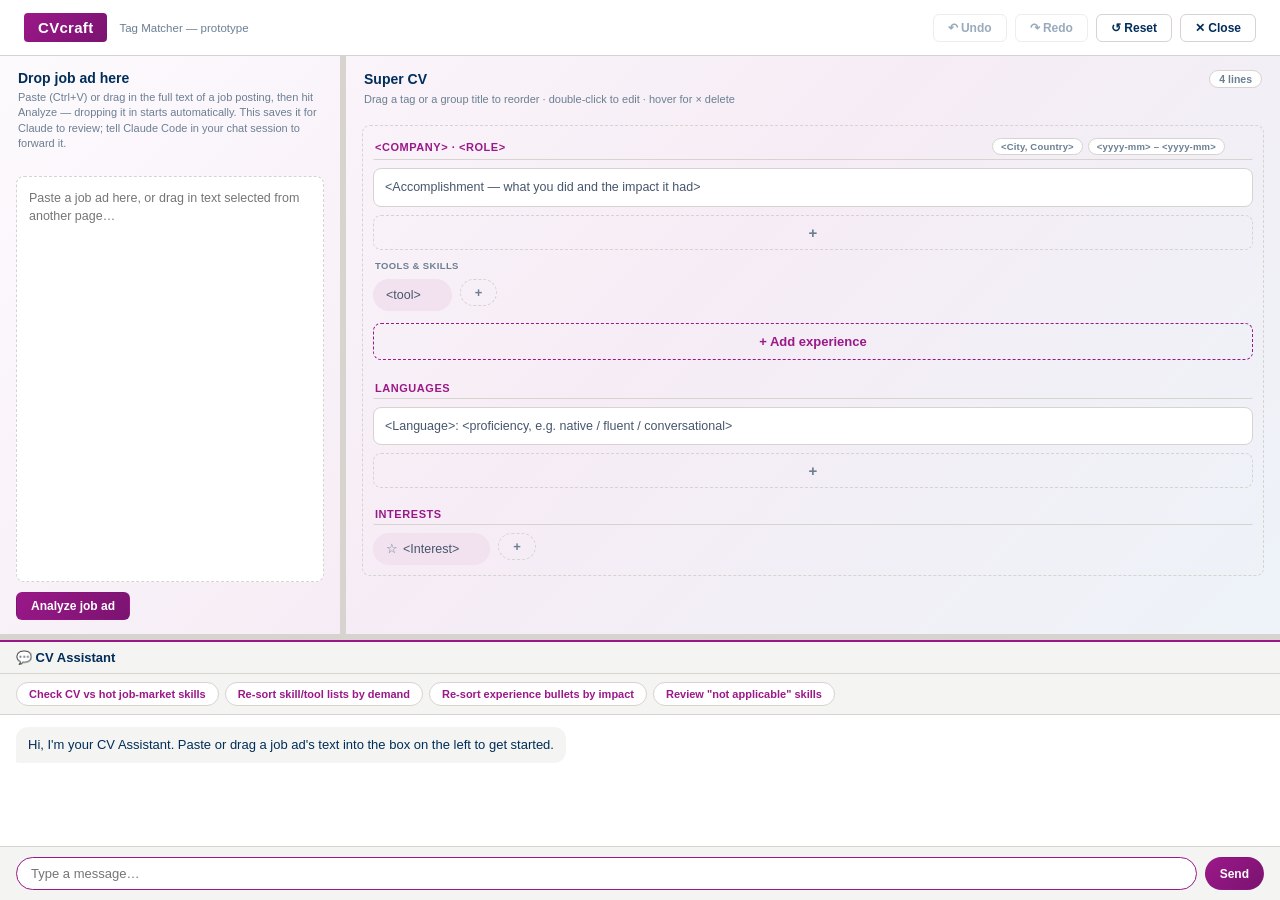
<file: local_tools/app/super_cv/index.html>
<!DOCTYPE html>
<html lang="en">
<head>
<meta charset="UTF-8">
<meta name="viewport" content="width=device-width, initial-scale=1.0">
<title>CV Tag Matcher — prototype</title>
<link rel="stylesheet" href="style.css">
</head>
<body>

<div class="page-deco"></div>
<div class="app">

  <header>
    <div class="logo">CV<em>craft</em></div>
    <span class="subtitle">Tag Matcher — prototype</span>
    <div class="hbtns">
      <button class="hbtn" id="undoBtn" title="Undo the last change">↶ Undo</button>
      <button class="hbtn" id="redoBtn" title="Redo the last undone change">↷ Redo</button>
      <button class="hbtn" id="resetBtn" title="Restore the original sample tags">↺ Reset</button>
      <button class="hbtn" id="closeBtn" title="Close this tab">✕ Close</button>
    </div>
  </header>

  <div class="boards">

    <!-- LEFT: job ad drop zone -->
    <section class="board-col">
      <div class="board-head">
        <div class="board-title">Drop job ad here</div>
        <div class="board-hint">Paste (Ctrl+V) or drag in the full text of a job posting, then hit Analyze — dropping it in starts automatically. This saves it for Claude to review; tell Claude Code in your chat session to forward it.</div>
      </div>
      <div class="board-body" id="jobAdBody">
        <textarea id="jobAdInput" class="job-ad-input" placeholder="Paste a job ad here, or drag in text selected from another page…"></textarea>
        <button type="button" id="jobAdAnalyzeBtn" class="hbtn jobad-analyze-btn">Analyze job ad</button>
      </div>
    </section>

    <div class="resize-handle resize-v" id="colResizer" title="Drag to resize columns"></div>

    <!-- RIGHT: super CV board (scrollable) -->
    <section class="board-col">
      <div class="board-head">
        <div class="board-title">
          Super CV
          <span class="board-count" id="rightCount">0 lines</span>
        </div>
        <div class="board-hint">Drag a tag or a group title to reorder · double-click to edit · hover for × delete</div>
      </div>
      <div class="board-body" id="rightBody">
        <div class="tag-list" id="rightList"></div>
      </div>
    </section>

  </div>

  <div class="resize-handle resize-h" id="rowResizer" title="Drag to resize the chat box"></div>

  <!-- CHAT BOX: the per-question UX lives in chat.js; the questions
       themselves come from bridge.js, which relays a dropped/pasted job ad
       to a real Claude Code session via bridge_server.py (see README.md →
       "Claude bridge"). -->
  <section class="chat-col">
    <div class="chat-head">
      <span class="chat-title">💬 CV Assistant</span>
      <span class="chat-status" id="chatStatus"></span>
      <button type="button" id="bridgeStopBtn" class="hbtn bridge-stop-btn" title="Stop this job-ad review">⏹ Stop</button>
    </div>
    <div class="chat-reminders" id="chatReminders"></div>
    <div class="chat-messages" id="chatMessages"></div>
    <div class="chat-inputrow">
      <input type="text" id="chatInput" placeholder="Type a message…" autocomplete="off">
      <button class="hbtn hbtn-send" id="chatSendBtn">Send</button>
    </div>
  </section>

</div>

<script src="data.js"></script>
<script src="app.js"></script>
<script src="chat.js"></script>
<script src="reminders.js"></script>
<script src="bridge.js"></script>
<script src="resize.js"></script>
</body>
</html>
</file>
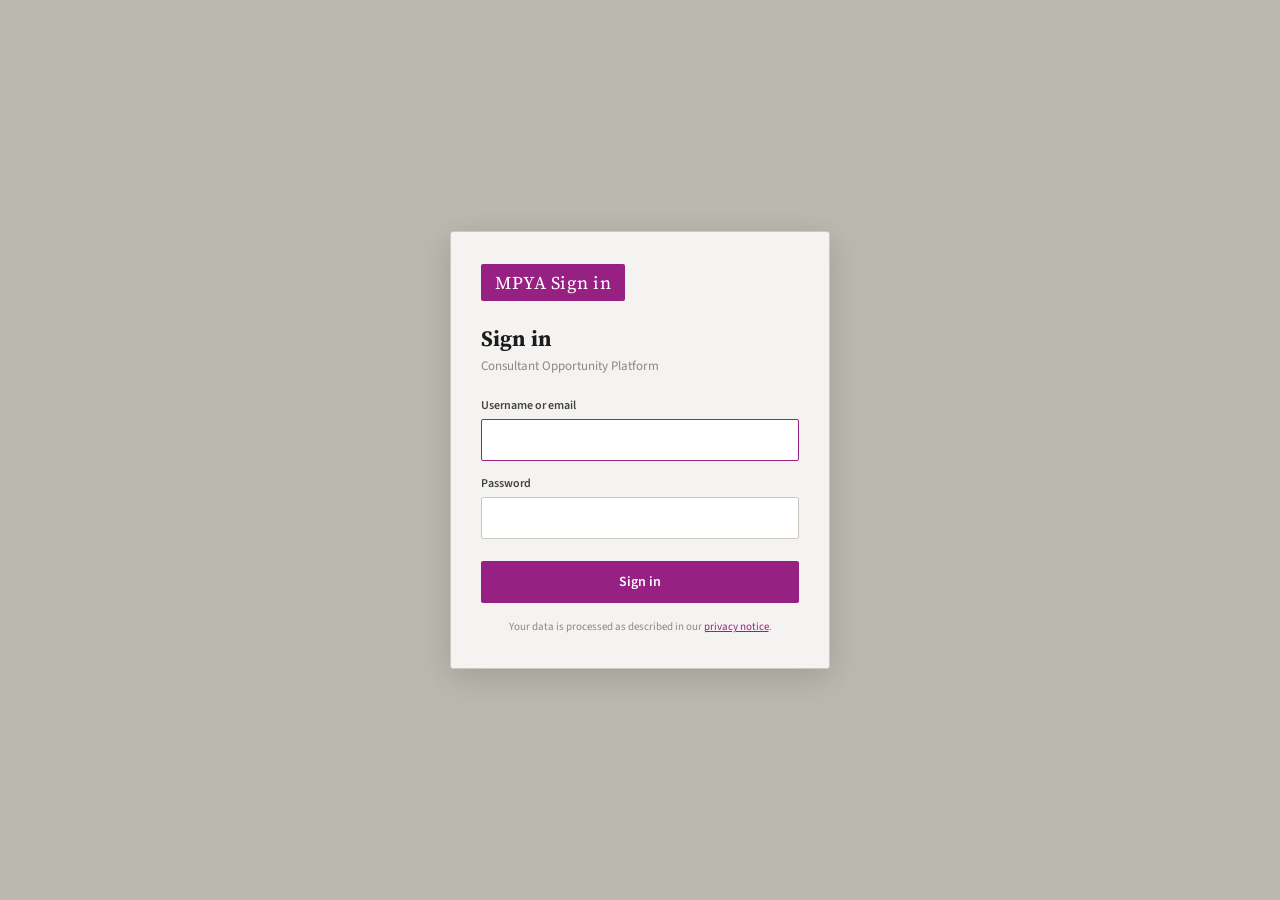
<file: html/login.html>
<!DOCTYPE html>
<html lang="en">
<head>
<meta charset="UTF-8">
<meta name="viewport" content="width=device-width, initial-scale=1.0">
<title>Sign in – Mpya</title>
<link href="https://fonts.googleapis.com/css2?family=Source+Serif+4:wght@400;600&family=Source+Sans+3:wght@300;400;600&display=swap" rel="stylesheet">
<style>
*,*::before,*::after{box-sizing:border-box;margin:0;padding:0}
:root{--acc:#972182;--ink:#1c1c1c;--ink-mid:#444;--ink-soft:#888;--grey-dark:#ccc8c0;--sans:'Source Sans 3',sans-serif;--serif:'Source Serif 4',serif;--red:#b71c1c}
html,body{height:100%;font-family:var(--sans);background:#bbb8b0;color:var(--ink);font-size:14px}
.wrap{min-height:100%;display:flex;align-items:center;justify-content:center;padding:24px}
.card{background:#f4f3f1;border:1px solid var(--grey-dark);border-radius:3px;width:100%;max-width:380px;padding:32px 30px;box-shadow:0 8px 30px rgba(0,0,0,.15)}
.logo{font-family:var(--serif);font-size:18px;color:#fff;background:var(--acc);padding:6px 14px;border-radius:2px;display:inline-block;letter-spacing:.03em}
h1{font-family:var(--serif);font-size:22px;margin:22px 0 4px}
.sub{color:var(--ink-soft);font-size:13px;margin-bottom:22px}
label{display:block;font-size:12px;font-weight:600;color:var(--ink-mid);margin:14px 0 5px}
input{width:100%;padding:10px 12px;font-family:var(--sans);font-size:14px;border:1px solid var(--grey-dark);border-radius:2px;background:#fff}
input:focus{outline:none;border-color:var(--acc)}
button{width:100%;margin-top:22px;padding:11px;font-family:var(--sans);font-size:14px;font-weight:600;color:#fff;background:var(--acc);border:none;border-radius:2px;cursor:pointer;transition:background .15s}
button:hover{background:#6e1860}
button:disabled{opacity:.5;cursor:not-allowed}
.err{display:none;margin-top:16px;padding:9px 12px;font-size:13px;color:var(--red);background:#ffebee;border:1px solid #ffcdd2;border-radius:2px}
.err.show{display:block}
.privacy-note{margin-top:16px;font-size:11px;line-height:1.5;color:var(--ink-soft);text-align:center}
.privacy-note a{color:var(--acc);text-decoration:underline}
</style>
</head>
<body>
<div class="wrap">
  <form class="card" id="loginForm" autocomplete="on">
    <span class="logo">MPYA Sign in</span>
    <h1>Sign in</h1>
    <div class="sub">Consultant Opportunity Platform</div>

    <label for="identifier">Username or email</label>
    <input id="identifier" name="identifier" type="text" autocomplete="username" required autofocus>

    <label for="password">Password</label>
    <input id="password" name="password" type="password" autocomplete="current-password" required>

    <button type="submit" id="submitBtn">Sign in</button>
    <div class="err" id="err"></div>
    <div class="privacy-note">Your data is processed as described in our <a href="/privacy" target="_blank" rel="noopener">privacy notice</a>.</div>
  </form>
</div>

<script>
const form = document.getElementById('loginForm');
const errEl = document.getElementById('err');
const btn = document.getElementById('submitBtn');

/* Fallback only — the server sends `landing`. Reads the multi-role `roles`
   list (V2 Step 1), not a single role. */
function landingFor(user){
  const roles = (user && Array.isArray(user.roles)) ? user.roles : [];
  if(roles.includes('admin')) return '/html/admin-dashboard.html';
  if(roles.includes('ta')) return '/html/consultants.html';
  return '/html/cv-importer.html';
}

form.addEventListener('submit', async (e) => {
  e.preventDefault();
  errEl.classList.remove('show');
  btn.disabled = true; btn.textContent = 'Signing in…';
  try {
    const r = await fetch('/api/auth/login', {
      method: 'POST',
      headers: {'Content-Type': 'application/json'},
      credentials: 'same-origin',
      body: JSON.stringify({
        identifier: document.getElementById('identifier').value,
        password: document.getElementById('password').value,
      }),
    });
    if (!r.ok) {
      errEl.textContent = r.status === 401 ? 'Invalid username or password.' : 'Sign-in failed. Please try again.';
      errEl.classList.add('show');
      btn.disabled = false; btn.textContent = 'Sign in';
      return;
    }
    const data = await r.json();
    window.location.href = data.landing || landingFor(data.user);
  } catch (_) {
    errEl.textContent = 'Could not reach the server.';
    errEl.classList.add('show');
    btn.disabled = false; btn.textContent = 'Sign in';
  }
});
</script>
</body>
</html>
</file>
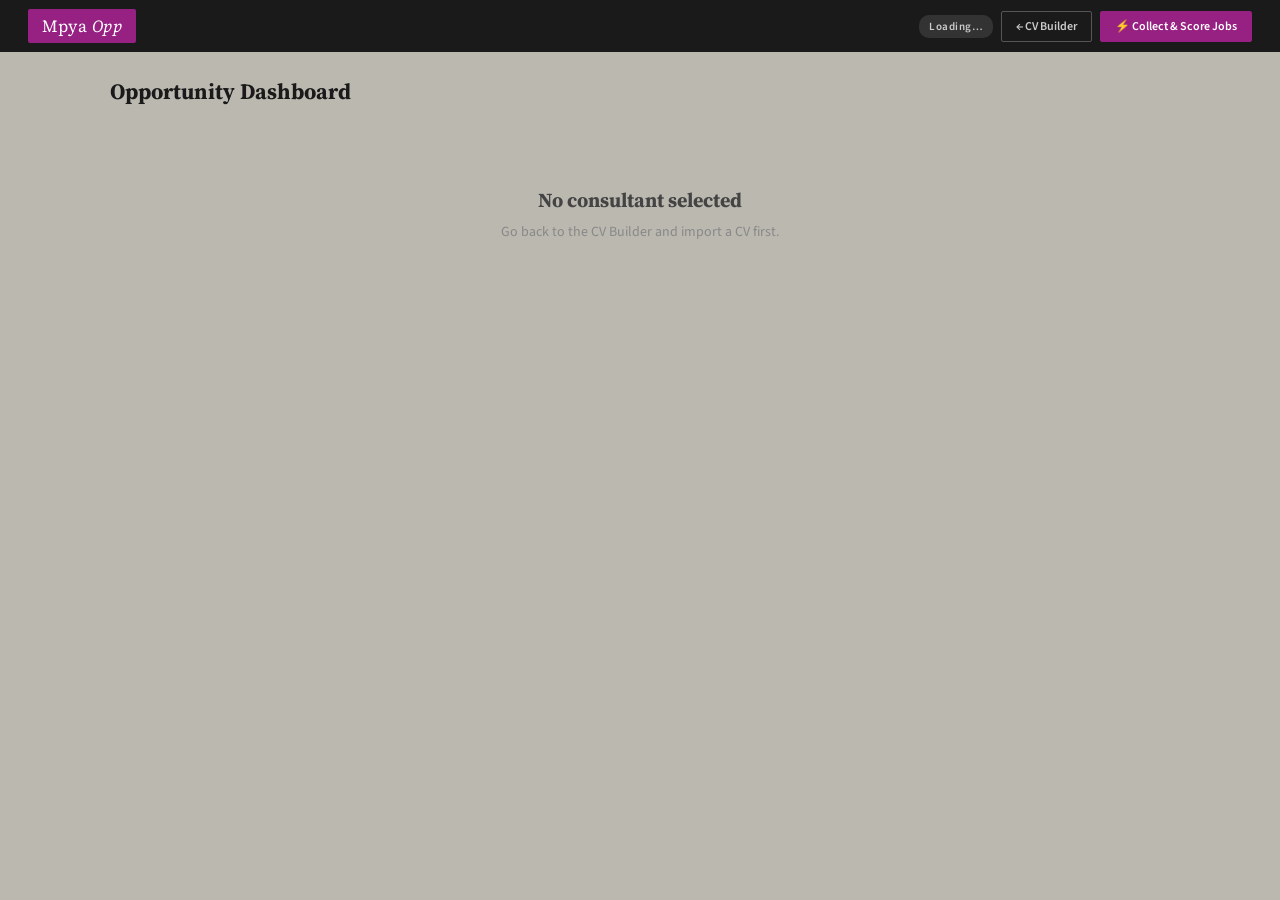
<file: html/opportunity-dashboard.html>
<!DOCTYPE html>
<html lang="en">
<head>
<meta charset="UTF-8">
<meta name="viewport" content="width=device-width, initial-scale=1.0">
<title>Opportunity Dashboard – Mpya</title>
<link href="https://fonts.googleapis.com/css2?family=Source+Serif+4:wght@400;600&family=Source+Sans+3:wght@300;400;600&display=swap" rel="stylesheet">
<style>
*,*::before,*::after{box-sizing:border-box;margin:0;padding:0}
:root{
  --acc:#972182;--ink:#1c1c1c;--ink-mid:#444;--ink-soft:#888;
  --grey:#e5e1da;--grey-mid:#d8d4cc;--grey-dark:#ccc8c0;
  --sans:'Source Sans 3',sans-serif;--serif:'Source Serif 4',serif;
  --green:#2a7a3b;--amber:#b86200;--red:#b71c1c;--blue:#1565c0;
}
html,body{height:100%;font-family:var(--sans);background:#bbb8b0;color:var(--ink);font-size:14px}

/* ── TOP BAR ── */
header{background:#1a1a1a;display:flex;align-items:center;justify-content:space-between;padding:0 28px;height:52px;position:sticky;top:0;z-index:100}
.logo{font-family:var(--serif);font-size:17px;color:#fff;letter-spacing:.03em;background:var(--acc);padding:5px 14px;border-radius:2px}
.hbtns{display:flex;gap:8px;align-items:center}
.hbtn{display:inline-flex;align-items:center;padding:6px 14px;font-family:var(--sans);font-size:12px;font-weight:600;cursor:pointer;border-radius:2px;border:1px solid transparent;transition:all .15s;background:var(--acc);color:#fff;border-color:var(--acc)}
.hbtn:hover{background:#6e1860;border-color:#6e1860}
.hbtn:disabled{opacity:.45;cursor:not-allowed}
.hbtn-ghost{background:transparent;border-color:#555;color:#ccc}
.hbtn-ghost:hover{background:#333;border-color:#888;color:#fff}
.status-chip{font-size:11px;font-weight:600;padding:4px 10px;border-radius:10px;background:#333;color:#ccc;letter-spacing:.04em}
.status-chip.ok{background:#1b4d27;color:#7fe898}
.status-chip.warn{background:#4a2800;color:#ffb74d}

/* ── MAIN LAYOUT ── */
main{max-width:1100px;margin:0 auto;padding:24px 20px 60px}
.toolbar{display:flex;align-items:center;gap:12px;margin-bottom:20px;flex-wrap:wrap}
.toolbar h1{font-family:var(--serif);font-size:22px;color:#1a1a1a;flex:1}
.info-bar{background:#f0ede7;border:1px solid var(--grey-dark);border-radius:2px;padding:8px 14px;font-size:12px;color:var(--ink-mid);margin-bottom:16px;display:flex;gap:20px;flex-wrap:wrap}
.info-bar strong{color:var(--ink)}

/* ── POSITION CARDS ── */
.cards{display:flex;flex-direction:column;gap:14px}
.card{background:#f4f3f1;border:1px solid var(--grey-dark);border-radius:2px;overflow:hidden}
.card-head{display:grid;grid-template-columns:1fr auto;gap:10px;align-items:start;padding:12px 14px 10px;border-bottom:1px solid var(--grey-mid)}
.card-title{font-family:var(--serif);font-size:15px;color:var(--ink);font-weight:600}
.card-meta{font-size:11px;color:var(--ink-soft);margin-top:2px}
.card-badges{display:flex;gap:6px;flex-wrap:wrap;margin-top:4px}
.badge{font-size:10px;font-weight:600;padding:2px 8px;border-radius:10px;background:var(--grey-mid);color:var(--ink-mid)}
.badge.keep{background:#c8e6c9;color:#1b5e20}
.badge.maybe{background:#fff3e0;color:#e65100}
.badge.reject{background:#ffcdd2;color:#b71c1c}
.badge.blocker{background:#ffcdd2;color:#b71c1c}

/* Score bar */
.score-row{display:flex;align-items:center;gap:10px;padding:8px 14px;background:#eceae6;border-bottom:1px solid var(--grey-mid)}
.score-label{font-size:11px;font-weight:600;color:var(--ink-mid);width:80px;flex-shrink:0}
.score-bar-wrap{flex:1;height:8px;background:#d8d5cf;border-radius:4px;overflow:hidden}
.score-bar-fill{height:100%;border-radius:4px;transition:width .3s}
.score-bar-fill.high{background:var(--green)}
.score-bar-fill.mid{background:var(--amber)}
.score-bar-fill.low{background:var(--red)}
.score-num{font-size:12px;font-weight:600;width:36px;text-align:right;flex-shrink:0}
.score-num.high{color:var(--green)}
.score-num.mid{color:var(--amber)}
.score-num.low{color:var(--red)}
.breakdown-toggle{font-size:10px;color:var(--acc);cursor:pointer;padding:0 14px 4px;background:#eceae6;border-bottom:1px solid var(--grey-mid);display:block;user-select:none}
.breakdown-toggle:hover{text-decoration:underline}
.breakdown-panel{display:none;padding:8px 14px;background:#eceae6;border-bottom:1px solid var(--grey-mid)}
.breakdown-panel.open{display:grid;grid-template-columns:repeat(auto-fit,minmax(150px,1fr));gap:6px}
.dim-item{font-size:11px;color:var(--ink-mid)}
.dim-item strong{color:var(--ink)}

/* Raw text */
.raw-text-toggle{font-size:11px;font-weight:600;color:var(--acc);cursor:pointer;padding:8px 14px;border-bottom:1px solid var(--grey-mid);display:block;user-select:none}
.raw-text-toggle:hover{background:#eceae6}
.raw-text-wrap{display:none;padding:10px 14px;border-bottom:1px solid var(--grey-mid)}
.raw-text-wrap.open{display:block}
.raw-text-wrap pre{font-family:'Courier New',monospace;font-size:11px;line-height:1.5;white-space:pre-wrap;word-break:break-word;max-height:320px;overflow-y:auto;background:#fff;border:1px solid var(--grey-dark);border-radius:2px;padding:10px 12px;color:#333}

/* Verdict area */
.verdict-area{padding:10px 14px}
.verdict-label{font-size:11px;font-weight:600;color:var(--ink-mid);margin-bottom:7px}
.verdict-btns{display:flex;gap:8px;margin-bottom:8px}
.vbtn{padding:5px 16px;font-family:var(--sans);font-size:12px;font-weight:600;cursor:pointer;border-radius:2px;border:2px solid transparent;transition:all .15s;background:#f4f3f1;color:var(--ink-mid);border-color:var(--grey-dark)}
.vbtn:hover{border-color:var(--acc);color:var(--acc)}
.vbtn.selected-yes{background:#c8e6c9;border-color:#2a7a3b;color:#1b5e20}
.vbtn.selected-maybe{background:#fff3e0;border-color:#e65100;color:#bf360c}
.vbtn.selected-no{background:#ffcdd2;border-color:#b71c1c;color:#b71c1c}
.reason-wrap{display:none}
.reason-wrap.visible{display:block}
.reason-wrap textarea{width:100%;font-family:var(--sans);font-size:12px;color:#222;background:#fff;border:1px solid var(--grey-dark);border-radius:2px;padding:6px 8px;resize:vertical;min-height:48px;outline:none;transition:border-color .15s}
.reason-wrap textarea:focus{border-color:var(--acc)}
.reason-wrap .req-note{font-size:10px;color:#b71c1c;margin-top:2px}
.verdict-done{font-size:11px;font-weight:600;padding:4px 10px;border-radius:10px;display:inline-block;margin-top:4px}
.verdict-done.yes{background:#c8e6c9;color:#1b5e20}
.verdict-done.maybe{background:#fff3e0;color:#bf360c}
.verdict-done.no{background:#ffcdd2;color:#b71c1c}

/* Config proposal panel */
.proposal-panel{background:#e8f5e9;border:1px solid #a5d6a7;border-radius:2px;padding:16px;margin-top:20px}
.proposal-panel h2{font-family:var(--serif);font-size:17px;color:#1b5e20;margin-bottom:8px}
.proposal-panel p{font-size:12px;color:#2e7d32;margin-bottom:10px}
.diff-pre{font-family:'Courier New',monospace;font-size:11px;background:#fff;border:1px solid #a5d6a7;border-radius:2px;padding:10px;max-height:300px;overflow:auto;white-space:pre-wrap;color:#333;margin-bottom:12px}
.proposal-btns{display:flex;gap:10px}

/* Submit bar */
.submit-bar{background:#1a1a1a;position:fixed;bottom:0;left:0;right:0;padding:10px 24px;display:flex;align-items:center;gap:14px;z-index:100}
.submit-progress{font-size:12px;color:#ccc}
.submit-progress strong{color:#fff}

/* Toast */
.toast-container{position:fixed;bottom:70px;right:20px;display:flex;flex-direction:column;gap:6px;z-index:200}
.toast{padding:9px 16px;border-radius:2px;font-size:12px;font-weight:600;color:#fff;animation:fade-in .2s ease}
.toast.ok{background:#2a7a3b}
.toast.err{background:#b71c1c}
.toast.warn{background:#b86200}
@keyframes fade-in{from{opacity:0;transform:translateY(6px)}to{opacity:1;transform:none}}

/* Empty / loading states */
.empty-state{text-align:center;padding:60px 20px;color:var(--ink-soft)}
.empty-state h2{font-family:var(--serif);font-size:20px;margin-bottom:8px;color:var(--ink-mid)}
.spinner{display:inline-block;width:20px;height:20px;border:3px solid #ccc;border-top-color:var(--acc);border-radius:50%;animation:spin .7s linear infinite;vertical-align:middle;margin-right:6px}
@keyframes spin{to{transform:rotate(360deg)}}
.warn-chip{background:#fff3e0;border:1px solid #ffcc80;color:#bf360c;font-size:11px;padding:4px 10px;border-radius:10px;display:inline-block;margin-bottom:10px}
</style>
</head>
<body>

<header>
  <div class="logo">Mpya <em>Opp</em></div>
  <div class="hbtns">
    <span class="status-chip" id="statusChip">Loading…</span>
    <button class="hbtn hbtn-ghost" onclick="goToCV()">← CV Builder</button>
    <button class="hbtn" id="collectBtn" onclick="runCycle()">⚡ Collect &amp; Score Jobs</button>
  </div>
</header>

<main>
  <div class="toolbar">
    <h1>Opportunity Dashboard</h1>
    <span id="consultantLabel" style="font-size:12px;color:#555"></span>
  </div>

  <div class="info-bar" id="infoBar" style="display:none">
    <span><strong id="iTotal">0</strong> active positions</span>
    <span><strong id="iBatch">0</strong> in current batch</span>
    <span><strong id="iVerdicts">0</strong> verdicts given</span>
    <span id="iBatchWarn" style="display:none" class="warn-chip"></span>
  </div>

  <div id="cardsContainer">
    <div class="empty-state">
      <h2>No positions loaded yet</h2>
      <p>Click <strong>Collect &amp; Score Jobs</strong> to start a collection cycle.</p>
    </div>
  </div>

  <div id="proposalPanel" class="proposal-panel" style="display:none">
    <h2>Matching Config Update Proposal</h2>
    <p>The Learning Module has analysed your verdicts and proposes the following changes to your matching configuration. Review and confirm or discard.</p>
    <pre class="diff-pre" id="proposalDiff"></pre>
    <div class="proposal-btns">
      <button class="hbtn" onclick="confirmConfig()">✓ Confirm Update</button>
      <button class="hbtn hbtn-ghost" onclick="discardConfig()">✗ Discard</button>
    </div>
  </div>
</main>

<div class="submit-bar" id="submitBar" style="display:none">
  <span class="submit-progress" id="submitProgress"></span>
  <button class="hbtn" id="submitBtn" onclick="submitAllVerdicts()" disabled>Submit All Verdicts</button>
</div>

<div class="toast-container" id="toastContainer"></div>

<script>
const API = 'http://localhost:8000/api/dashboard';
let consultantId = null;
let positions = [];
let verdicts = {};   // job_id -> {verdict, reason}
let serverStatus = null;

function isVerdictComplete(v) {
  if (!v || !v.verdict) return false;
  if (v.verdict === 'yes') return true;
  return (v.verdict === 'no' || v.verdict === 'maybe') && !!v.reason?.trim();
}

// ── Init ──────────────────────────────────────────────────────────────────
window.addEventListener('DOMContentLoaded', () => {
  const params = new URLSearchParams(location.search);
  consultantId = params.get('consultant_id') || localStorage.getItem('consultant_id');
  if (!consultantId) {
    document.getElementById('cardsContainer').innerHTML =
      '<div class="empty-state"><h2>No consultant selected</h2><p>Go back to the CV Builder and import a CV first.</p></div>';
    return;
  }
  document.getElementById('consultantLabel').textContent = consultantId.replace(/_/g, ' ');
  loadPositions();
  refreshStatus();
});

// ── API helpers ───────────────────────────────────────────────────────────
async function api(method, path, body) {
  const opts = { method, headers: { 'Content-Type': 'application/json' } };
  if (body) opts.body = JSON.stringify(body);
  const resp = await fetch(`${API}/${consultantId}${path}`, opts);
  if (!resp.ok) {
    const err = await resp.json().catch(() => ({ detail: resp.statusText }));
    throw new Error(err.detail || resp.statusText);
  }
  return resp.json();
}

// ── Load positions ────────────────────────────────────────────────────────
async function loadPositions() {
  try {
    const data = await api('GET', '/positions');
    positions = data.positions || [];
    // Restore existing verdicts from server-side response
    verdicts = {};
    for (const pos of positions) {
      if (pos.verdict) {
        verdicts[pos.job_id] = { verdict: pos.verdict, reason: pos.reason || '' };
      }
    }
    renderCards();
    updateSubmitBar();
  } catch (e) {
    toast(`Failed to load positions: ${e.message}`, 'err');
  }
}

async function refreshStatus() {
  try {
    const s = await api('GET', '/status');
    serverStatus = s;
    const chip = document.getElementById('statusChip');
    const done = s.cycle_complete;
    chip.textContent = done ? `${s.verdicts_given}/${s.batch_size} complete` : `${s.verdicts_given}/${s.batch_size} verdicts`;
    chip.className = 'status-chip ' + (done ? 'ok' : 'warn');
    document.getElementById('iTotal').textContent = s.total_active_jobs;
    document.getElementById('iBatch').textContent = s.batch_size;
    document.getElementById('iVerdicts').textContent = s.verdicts_given;
    document.getElementById('infoBar').style.display = 'flex';
    const batchWarn = document.getElementById('iBatchWarn');
    if (s.batch_size > 0 && s.batch_size < 10) {
      batchWarn.textContent = `Showing ${s.batch_size}/10 — collect more jobs to fill the batch`;
      batchWarn.style.display = 'inline-block';
    } else {
      batchWarn.style.display = 'none';
    }
    if (s.pending_config_update) {
      loadProposal();
    }
    updateSubmitBar();
  } catch (e) { /* ignore status errors */ }
}

// ── Render cards ──────────────────────────────────────────────────────────
function renderCards() {
  const container = document.getElementById('cardsContainer');
  if (!positions.length) {
    container.innerHTML = '<div class="empty-state"><h2>No positions in current batch</h2><p>Click <strong>Collect &amp; Score Jobs</strong> to run a collection and scoring cycle.</p></div>';
    document.getElementById('submitBar').style.display = 'none';
    return;
  }
  container.innerHTML = positions.map((pos, idx) => cardHTML(pos, idx)).join('');
  // Restore verdict UI state
  for (const [jid, v] of Object.entries(verdicts)) {
    applyVerdictUI(jid, v.verdict, v.reason);
  }
  document.getElementById('submitBar').style.display = 'flex';
}

function scoreClass(s) {
  if (s === null || s === undefined) return 'low';
  return s >= 76 ? 'high' : s >= 58 ? 'mid' : 'low';
}

function statusBadge(pos) {
  const r = pos.recommended_status;
  const label = { keep: '✓ Keep', maybe: '~ Maybe', reject: '✗ Reject' }[r] || r || '';
  return label ? `<span class="badge ${r}">${label}</span>` : '';
}

function cardHTML(pos, idx) {
  const sc = pos.match_score;
  const scClass = scoreClass(sc);
  const scLabel = sc !== null && sc !== undefined ? sc.toFixed(0) + '%' : '—';
  const scWidth = sc !== null ? Math.max(2, sc) : 0;

  const hardBlockers = (pos.hard_blockers || []).map(b =>
    `<span class="badge blocker">⚠ ${b}</span>`).join('');

  const breakdown = pos.score_breakdown || {};
  const dimRows = Object.entries(breakdown)
    .filter(([k]) => k !== 'risk_deduction')
    .map(([k, v]) => {
      const label = k.replace(/_/g, ' ').replace(/\b\w/g, c => c.toUpperCase());
      return `<div class="dim-item"><strong>${label}:</strong> ${v !== null ? v.toFixed(1) : '—'}</div>`;
    }).join('');
  const riskRow = breakdown.risk_deduction
    ? `<div class="dim-item" style="color:var(--red)"><strong>Risk deduction:</strong> −${breakdown.risk_deduction.toFixed(1)}</div>`
    : '';

  return `
<div class="card" id="card-${pos.job_id}">
  <div class="card-head">
    <div>
      <div class="card-title">${idx + 1}. ${esc(pos.title_guess || 'Untitled')}</div>
      <div class="card-meta">${esc(pos.source_id || '')}${pos.company_hint ? ' · ' + esc(pos.company_hint) : ''}${pos.collected_at ? ' · ' + pos.collected_at.slice(0,10) : ''}</div>
      <div class="card-badges">${statusBadge(pos)}${hardBlockers}</div>
    </div>
    ${pos.source_url ? `<a href="${esc(pos.source_url)}" target="_blank" style="font-size:10px;color:var(--acc);white-space:nowrap;margin-top:2px">Open ↗</a>` : ''}
  </div>

  <div class="score-row">
    <span class="score-label">Match score</span>
    <div class="score-bar-wrap"><div class="score-bar-fill ${scClass}" style="width:${scWidth}%"></div></div>
    <span class="score-num ${scClass}">${scLabel}</span>
  </div>

  ${dimRows || riskRow ? `
  <span class="breakdown-toggle" onclick="toggleBreakdown('${pos.job_id}')">▸ Score breakdown</span>
  <div class="breakdown-panel" id="bd-${pos.job_id}">${dimRows}${riskRow}</div>
  ` : ''}

  <span class="raw-text-toggle" onclick="toggleRaw('${pos.job_id}')">▸ Full job description (raw)</span>
  <div class="raw-text-wrap" id="raw-${pos.job_id}">
    <pre>${esc(pos.raw_text || '(no text)')}</pre>
  </div>

  <div class="verdict-area" id="va-${pos.job_id}">
    <div class="verdict-label">Your verdict</div>
    <div class="verdict-btns">
      <button class="vbtn" id="vbtn-yes-${pos.job_id}" onclick="setVerdict('${pos.job_id}','yes')">✓ Yes</button>
      <button class="vbtn" id="vbtn-maybe-${pos.job_id}" onclick="setVerdict('${pos.job_id}','maybe')">? Maybe</button>
      <button class="vbtn" id="vbtn-no-${pos.job_id}" onclick="setVerdict('${pos.job_id}','no')">✗ No</button>
    </div>
    <div class="reason-wrap" id="rw-${pos.job_id}">
      <textarea id="reason-${pos.job_id}" placeholder="Why not / why maybe? (required)" oninput="onReasonInput('${pos.job_id}')"></textarea>
      <div class="req-note">Reason is required for No and Maybe verdicts.</div>
    </div>
  </div>
</div>`;
}

// ── Verdict interactions ──────────────────────────────────────────────────
function setVerdict(jobId, verdict) {
  const existing = verdicts[jobId] || {};
  if (existing.verdict === verdict) return; // no change
  verdicts[jobId] = { verdict, reason: existing.reason || '' };
  applyVerdictUI(jobId, verdict, verdicts[jobId].reason);
  saveVerdictToServer(jobId, verdict, verdicts[jobId].reason);
}

function applyVerdictUI(jobId, verdict, reason) {
  for (const v of ['yes','maybe','no']) {
    const btn = document.getElementById(`vbtn-${v}-${jobId}`);
    if (btn) btn.className = 'vbtn' + (v === verdict ? ` selected-${v}` : '');
  }
  const rw = document.getElementById(`rw-${jobId}`);
  if (rw) {
    rw.className = 'reason-wrap' + (verdict === 'no' || verdict === 'maybe' ? ' visible' : '');
    const ta = document.getElementById(`reason-${jobId}`);
    if (ta && reason) ta.value = reason;
  }
  updateSubmitBar();
}

function onReasonInput(jobId) {
  const ta = document.getElementById(`reason-${jobId}`);
  if (!ta) return;
  const v = verdicts[jobId];
  if (v) {
    v.reason = ta.value;
    verdicts[jobId] = v;
    saveVerdictToServer(jobId, v.verdict, ta.value);
  }
}

async function saveVerdictToServer(jobId, verdict, reason) {
  if ((verdict === 'no' || verdict === 'maybe') && !reason.trim()) return; // wait for reason
  try {
    await api('POST', '/verdict', { job_id: jobId, verdict, reason: reason.trim() });
  } catch (e) {
    toast(`Verdict save failed: ${e.message}`, 'err');
  }
  updateSubmitBar();
  refreshStatus();
}

// ── Submit bar ────────────────────────────────────────────────────────────
function updateSubmitBar() {
  const total = positions.length;
  let done = 0;
  for (const pos of positions) {
    const v = verdicts[pos.job_id];
    if (isVerdictComplete(v)) done++;
  }
  let progressHtml = `<strong>${done}</strong> of <strong>${total}</strong> verdicts complete`;
  let canSubmit = done >= total && total > 0;

  if (serverStatus && serverStatus.batch_size === total) {
    const saved = serverStatus.verdicts_given;
    if (done >= total && saved < total) {
      const pending = total - saved;
      progressHtml += ` · waiting for <strong>${pending}</strong> verdict save${pending === 1 ? '' : 's'} to reach the server`;
      canSubmit = false;
    }
  }

  document.getElementById('submitProgress').innerHTML = progressHtml;
  document.getElementById('submitBtn').disabled = !canSubmit;
}

async function submitAllVerdicts() {
  document.getElementById('submitBtn').disabled = true;
  try {
    await loadPositions();
    await refreshStatus();

    const savedDone = positions.filter(pos => isVerdictComplete(verdicts[pos.job_id])).length;
    if (savedDone < positions.length) {
      throw new Error(
        `The dashboard was out of sync. After refreshing from the server, ${savedDone}/${positions.length} verdicts are saved for the current batch. Please review the refreshed cards and submit again.`
      );
    }

    const result = await api('POST', '/complete-cycle', {});
    toast('Cycle submitted!', 'ok');
    if (result.config_proposal) {
      showProposal(result.config_proposal);
    } else {
      toast(result.warning || 'No config update proposed.', 'warn');
    }
    refreshStatus();
  } catch (e) {
    toast(`Submit failed: ${e.message}`, 'err');
    document.getElementById('submitBtn').disabled = false;
  }
}

// ── Config proposal ───────────────────────────────────────────────────────
async function loadProposal() {
  try {
    const resp = await fetch(`http://localhost:8000/api/opportunities/pending-config?consultant_id=${consultantId}`);
    if (!resp.ok) return;
    const data = await resp.json();
    if (data.diff) showProposal(data);
  } catch (e) { /* ignore */ }
}

function showProposal(proposal) {
  const panel = document.getElementById('proposalPanel');
  const diffEl = document.getElementById('proposalDiff');
  panel.style.display = 'block';
  if (proposal.diff) {
    diffEl.textContent = typeof proposal.diff === 'string'
      ? proposal.diff
      : JSON.stringify(proposal.diff, null, 2);
  } else if (proposal.rationale) {
    diffEl.textContent = proposal.rationale;
  } else {
    diffEl.textContent = JSON.stringify(proposal, null, 2);
  }
  panel.scrollIntoView({ behavior: 'smooth' });
}

async function confirmConfig() {
  try {
    await api('POST', '/confirm-config', {});
    toast('Matching config updated!', 'ok');
    document.getElementById('proposalPanel').style.display = 'none';
  } catch (e) {
    toast(`Failed: ${e.message}`, 'err');
  }
}

async function discardConfig() {
  try {
    await api('POST', '/discard-config', {});
    toast('Config update discarded.', 'warn');
    document.getElementById('proposalPanel').style.display = 'none';
  } catch (e) {
    toast(`Failed: ${e.message}`, 'err');
  }
}

// ── Collect cycle ─────────────────────────────────────────────────────────
async function runCycle() {
  const btn = document.getElementById('collectBtn');
  btn.disabled = true;
  btn.innerHTML = '<span class="spinner"></span> Collecting…';
  toast('Collecting and scoring jobs…', 'warn');
  try {
    const result = await api('POST', '/run-cycle', {});
    const c = result.collection || {};
    const m = result.matching || {};
    toast(`Done: ${c.new} new, ${c.duplicate} dup, ${result.batch_size} in batch`, 'ok');
    if (c.error > 0 && c.error_details && c.error_details.length) {
      const msgs = c.error_details.map(e => `[${e.source_id}] ${e.error}`).join('\n');
      setTimeout(() => toast(`Source errors (${c.error}):\n${msgs}`, 'err'), 800);
    }
    await loadPositions();
    refreshStatus();
  } catch (e) {
    toast(`Cycle failed: ${e.message}`, 'err');
  } finally {
    btn.disabled = false;
    btn.innerHTML = '⚡ Collect &amp; Score Jobs';
  }
}

// ── Navigation ────────────────────────────────────────────────────────────
function goToCV() {
  window.location.href = '/?user=' + encodeURIComponent(consultantId || '');
}

// ── UI toggles ────────────────────────────────────────────────────────────
function toggleBreakdown(jobId) {
  const el = document.getElementById(`bd-${jobId}`);
  const tog = el?.previousElementSibling;
  if (!el) return;
  const open = el.classList.toggle('open');
  if (tog) tog.textContent = (open ? '▾ ' : '▸ ') + 'Score breakdown';
}

function toggleRaw(jobId) {
  const el = document.getElementById(`raw-${jobId}`);
  if (!el) return;
  const open = el.classList.toggle('open');
  const tog = el.previousElementSibling;
  if (tog) tog.textContent = (open ? '▾ ' : '▸ ') + 'Full job description (raw)';
}

// ── Toast ─────────────────────────────────────────────────────────────────
function toast(msg, type = 'ok') {
  const el = document.createElement('div');
  el.className = `toast ${type}`;
  el.textContent = msg;
  document.getElementById('toastContainer').appendChild(el);
  setTimeout(() => el.remove(), 4000);
}

// ── Utils ─────────────────────────────────────────────────────────────────
function esc(str) {
  return String(str).replace(/&/g,'&amp;').replace(/</g,'&lt;').replace(/>/g,'&gt;').replace(/"/g,'&quot;');
}
</script>
</body>
</html>
</file>
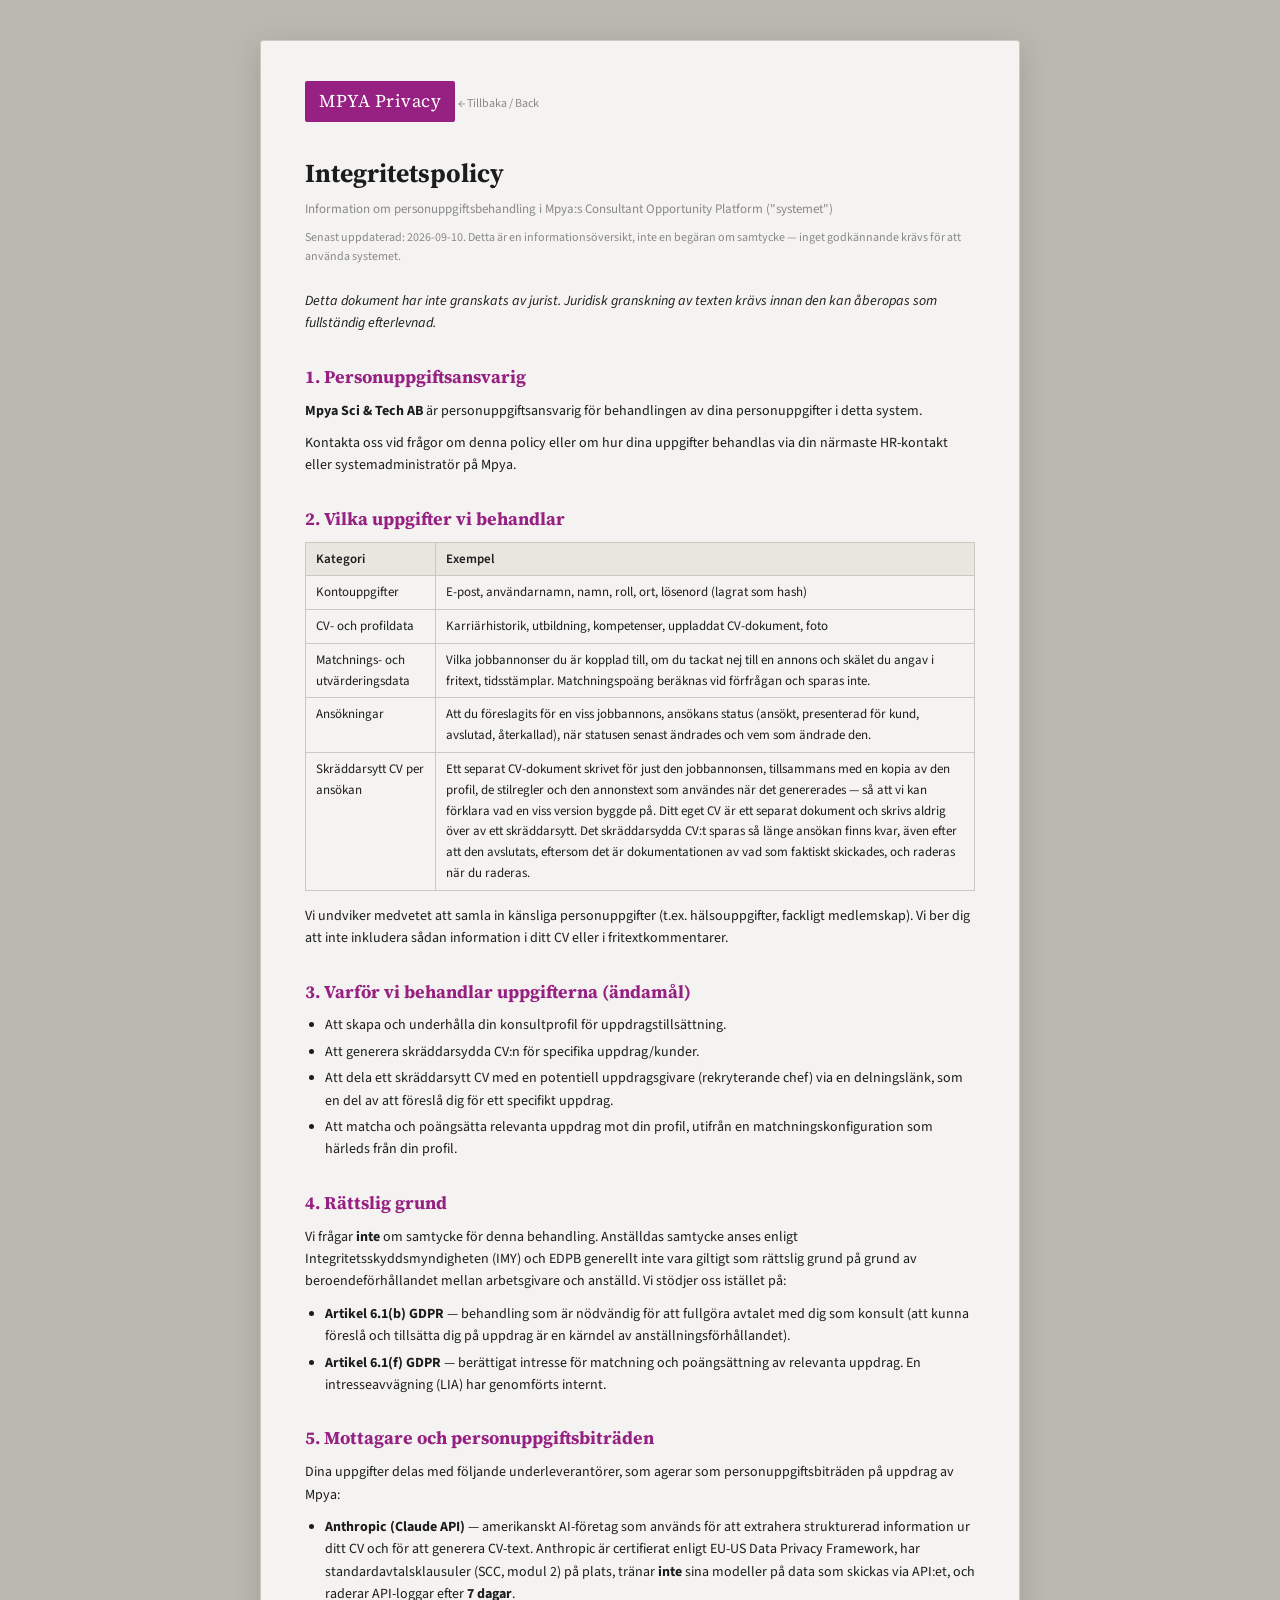
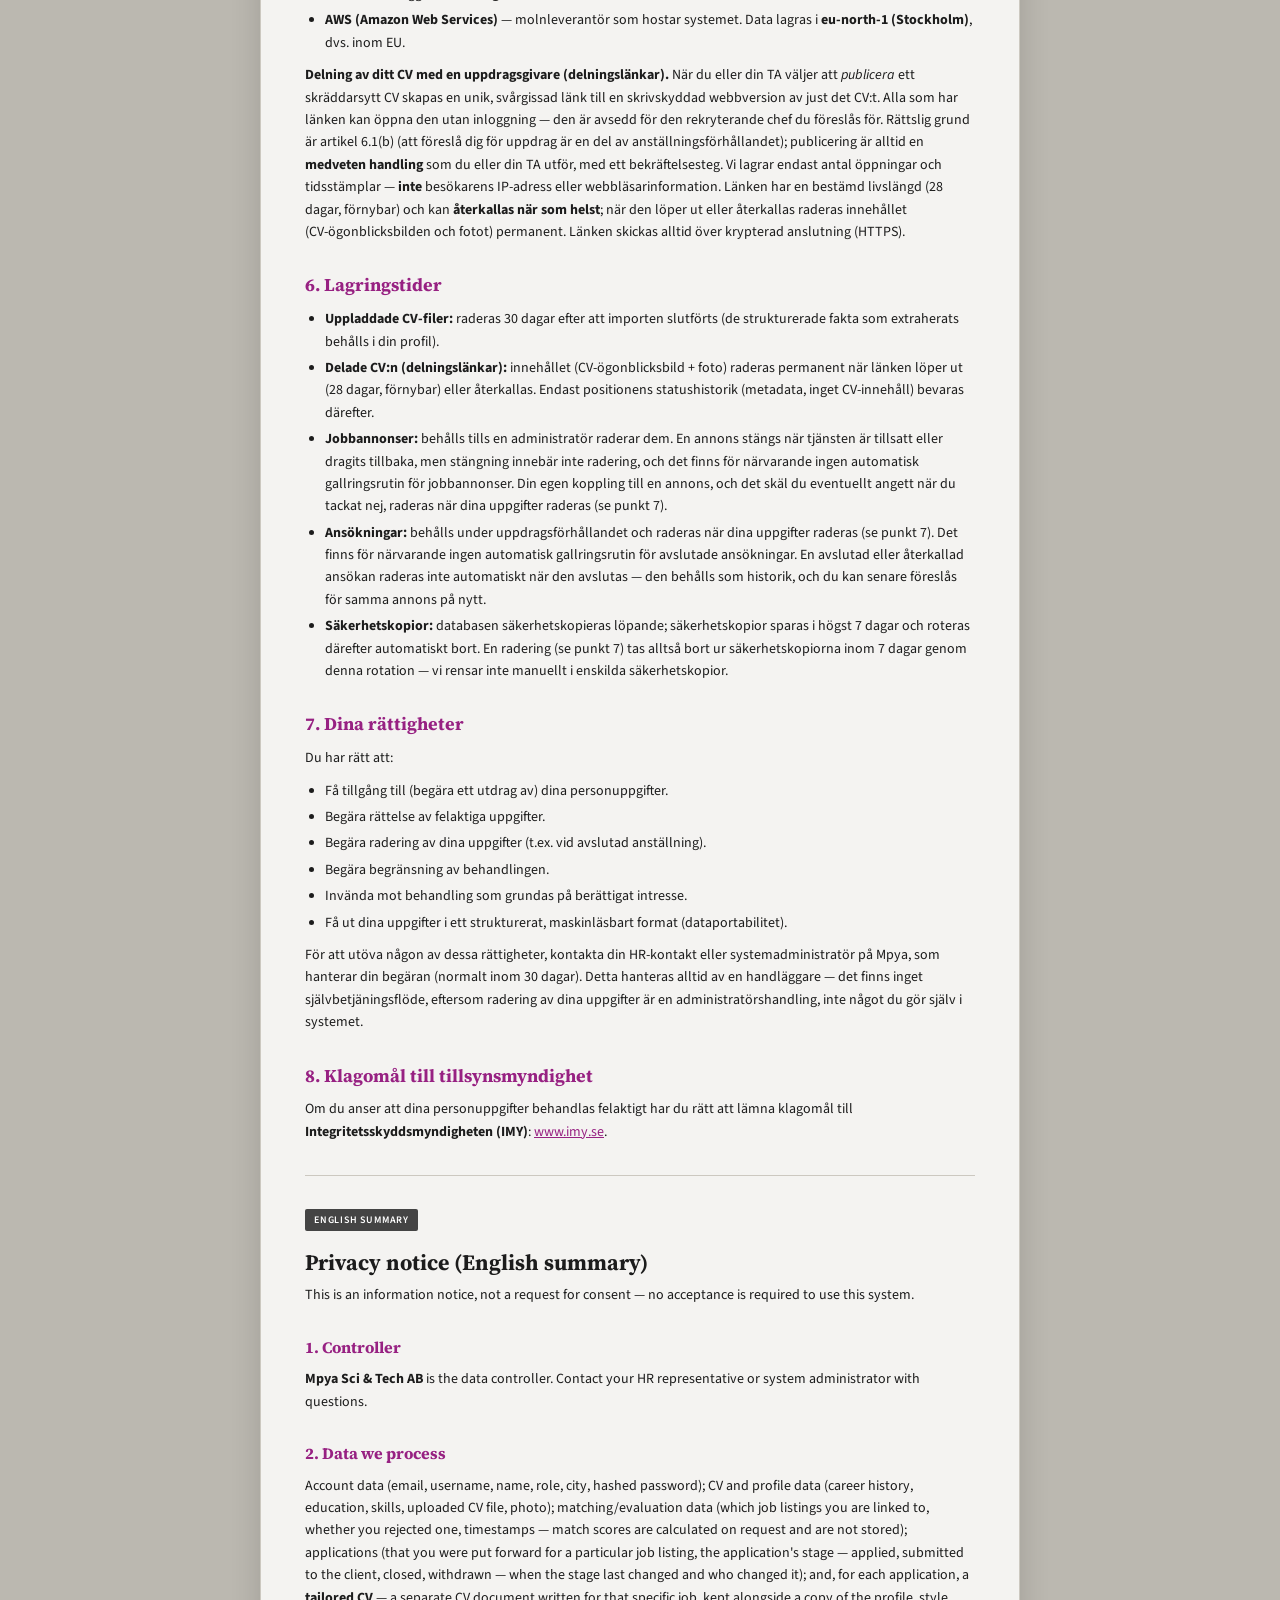
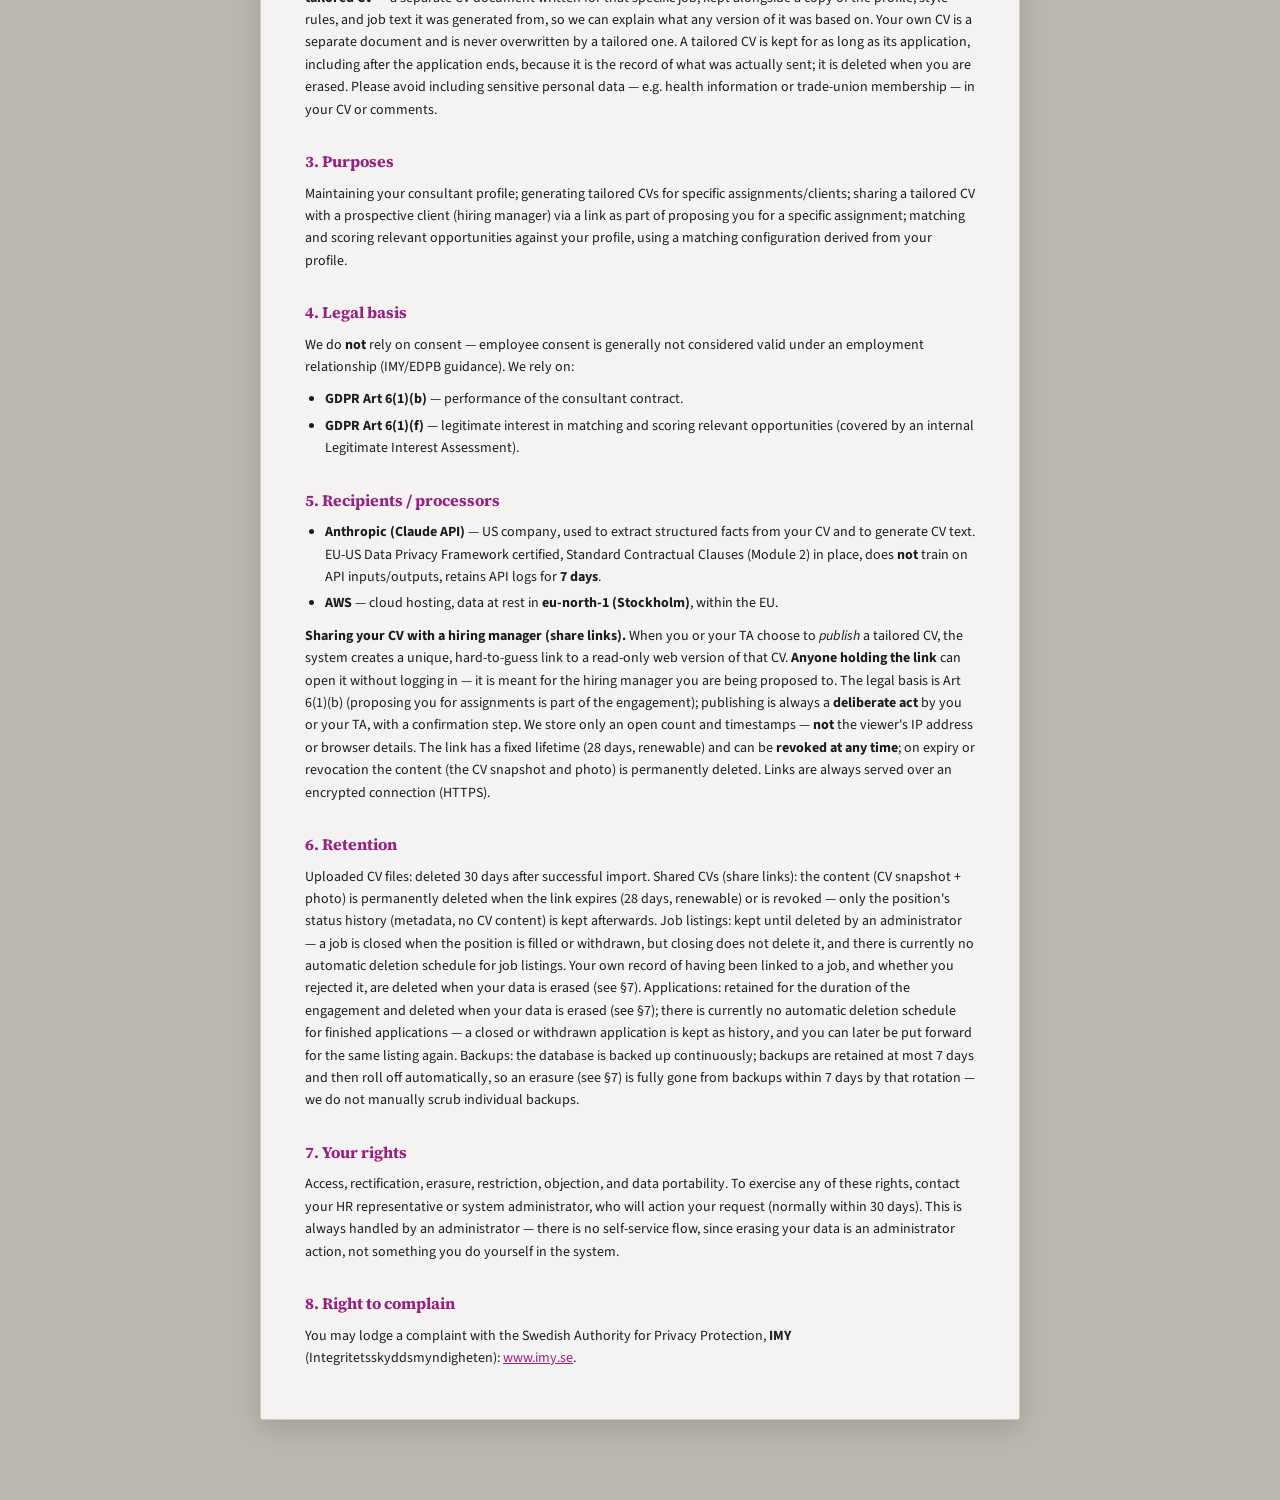
<file: html/privacy.html>
<!DOCTYPE html>
<html lang="sv">
<head>
<meta charset="UTF-8">
<meta name="viewport" content="width=device-width, initial-scale=1.0">
<title>Integritetspolicy / Privacy notice – Mpya</title>
<link href="https://fonts.googleapis.com/css2?family=Source+Serif+4:wght@400;600&family=Source+Sans+3:wght@300;400;600&display=swap" rel="stylesheet">
<style>
*,*::before,*::after{box-sizing:border-box;margin:0;padding:0}
:root{--acc:#972182;--ink:#1c1c1c;--ink-mid:#444;--ink-soft:#888;--grey-dark:#ccc8c0;--sans:'Source Sans 3',sans-serif;--serif:'Source Serif 4',serif;--red:#b71c1c}
html,body{font-family:var(--sans);background:#bbb8b0;color:var(--ink);font-size:14px;line-height:1.6}
.wrap{min-height:100%;display:flex;justify-content:center;padding:40px 24px 80px}
.card{background:#f4f3f1;border:1px solid var(--grey-dark);border-radius:3px;width:100%;max-width:760px;padding:40px 44px;box-shadow:0 8px 30px rgba(0,0,0,.15)}
.logo{font-family:var(--serif);font-size:18px;color:#fff;background:var(--acc);padding:6px 14px;border-radius:2px;display:inline-block;letter-spacing:.03em}
h1{font-family:var(--serif);font-size:26px;margin:22px 0 4px}
h2{font-family:var(--serif);font-size:18px;margin:28px 0 8px;color:var(--acc)}
h3{font-size:13px;font-weight:600;margin:16px 0 6px;color:var(--ink-mid);text-transform:uppercase;letter-spacing:.05em}
.sub{color:var(--ink-soft);font-size:13px;margin-bottom:8px}
.updated{color:var(--ink-soft);font-size:12px;margin-bottom:24px}
p{margin:0 0 10px}
ul{margin:0 0 10px 20px}
li{margin-bottom:4px}
a{color:var(--acc)}
.divider{height:1px;background:var(--grey-dark);margin:32px 0}
.lang-flag{display:inline-block;font-size:10px;font-weight:600;letter-spacing:.08em;text-transform:uppercase;color:#fff;background:var(--ink-mid);padding:3px 9px;border-radius:2px;margin-bottom:14px}
table{width:100%;border-collapse:collapse;margin:8px 0 14px;font-size:13px}
th,td{border:1px solid var(--grey-dark);padding:6px 10px;text-align:left;vertical-align:top}
th{background:#e9e6e0;font-weight:600}
.back{display:inline-block;margin-bottom:18px;font-size:12px;color:var(--ink-soft);text-decoration:none}
.back:hover{color:var(--acc)}
</style>
</head>
<body>
<div class="wrap">
  <div class="card">
    <span class="logo">MPYA Privacy</span>
    <a class="back" href="/html/login.html">&larr; Tillbaka / Back</a>

    <h1>Integritetspolicy</h1>
    <div class="sub">Information om personuppgiftsbehandling i Mpya:s Consultant Opportunity Platform ("systemet")</div>
    <div class="updated">Senast uppdaterad: 2026-09-10. Detta är en informationsöversikt, inte en begäran om samtycke — inget godkännande krävs för att använda systemet.</div>

    <p><em>Detta dokument har inte granskats av jurist. Juridisk granskning av texten krävs innan den kan åberopas som fullständig efterlevnad.</em></p>

    <h2>1. Personuppgiftsansvarig</h2>
    <p><strong>Mpya Sci &amp; Tech AB</strong> är personuppgiftsansvarig för behandlingen av dina personuppgifter i detta system.</p>
    <p>Kontakta oss vid frågor om denna policy eller om hur dina uppgifter behandlas via din närmaste HR-kontakt eller systemadministratör på Mpya.</p>

    <h2>2. Vilka uppgifter vi behandlar</h2>
    <table>
      <tr><th>Kategori</th><th>Exempel</th></tr>
      <tr><td>Kontouppgifter</td><td>E-post, användarnamn, namn, roll, ort, lösenord (lagrat som hash)</td></tr>
      <tr><td>CV- och profildata</td><td>Karriärhistorik, utbildning, kompetenser, uppladdat CV-dokument, foto</td></tr>
      <tr><td>Matchnings- och utvärderingsdata</td><td>Vilka jobbannonser du är kopplad till, om du tackat nej till en annons och skälet du angav i fritext, tidsstämplar. Matchningspoäng beräknas vid förfrågan och sparas inte.</td></tr>
      <tr><td>Ansökningar</td><td>Att du föreslagits för en viss jobbannons, ansökans status (ansökt, presenterad för kund, avslutad, återkallad), när statusen senast ändrades och vem som ändrade den.</td></tr>
      <tr><td>Skräddarsytt CV per ansökan</td><td>Ett separat CV-dokument skrivet för just den jobbannonsen, tillsammans med en kopia av den profil, de stilregler och den annonstext som användes när det genererades — så att vi kan förklara vad en viss version byggde på. Ditt eget CV är ett separat dokument och skrivs aldrig över av ett skräddarsytt. Det skräddarsydda CV:t sparas så länge ansökan finns kvar, även efter att den avslutats, eftersom det är dokumentationen av vad som faktiskt skickades, och raderas när du raderas.</td></tr>
    </table>
    <p>Vi undviker medvetet att samla in känsliga personuppgifter (t.ex. hälsouppgifter, fackligt medlemskap). Vi ber dig att inte inkludera sådan information i ditt CV eller i fritextkommentarer.</p>

    <h2>3. Varför vi behandlar uppgifterna (ändamål)</h2>
    <ul>
      <li>Att skapa och underhålla din konsultprofil för uppdragstillsättning.</li>
      <li>Att generera skräddarsydda CV:n för specifika uppdrag/kunder.</li>
      <li>Att dela ett skräddarsytt CV med en potentiell uppdragsgivare (rekryterande chef) via en delningslänk, som en del av att föreslå dig för ett specifikt uppdrag.</li>
      <li>Att matcha och poängsätta relevanta uppdrag mot din profil, utifrån en matchningskonfiguration som härleds från din profil.</li>
    </ul>

    <h2>4. Rättslig grund</h2>
    <p>Vi frågar <strong>inte</strong> om samtycke för denna behandling. Anställdas samtycke anses enligt Integritetsskyddsmyndigheten (IMY) och EDPB generellt inte vara giltigt som rättslig grund på grund av beroendeförhållandet mellan arbetsgivare och anställd. Vi stödjer oss istället på:</p>
    <ul>
      <li><strong>Artikel 6.1(b) GDPR</strong> — behandling som är nödvändig för att fullgöra avtalet med dig som konsult (att kunna föreslå och tillsätta dig på uppdrag är en kärndel av anställningsförhållandet).</li>
      <li><strong>Artikel 6.1(f) GDPR</strong> — berättigat intresse för matchning och poängsättning av relevanta uppdrag. En intresseavvägning (LIA) har genomförts internt.</li>
    </ul>

    <h2>5. Mottagare och personuppgiftsbiträden</h2>
    <p>Dina uppgifter delas med följande underleverantörer, som agerar som personuppgiftsbiträden på uppdrag av Mpya:</p>
    <ul>
      <li><strong>Anthropic (Claude API)</strong> — amerikanskt AI-företag som används för att extrahera strukturerad information ur ditt CV och för att generera CV-text. Anthropic är certifierat enligt EU-US Data Privacy Framework, har standardavtalsklausuler (SCC, modul 2) på plats, tränar <strong>inte</strong> sina modeller på data som skickas via API:et, och raderar API-loggar efter <strong>7 dagar</strong>.</li>
      <li><strong>AWS (Amazon Web Services)</strong> — molnleverantör som hostar systemet. Data lagras i <strong>eu-north-1 (Stockholm)</strong>, dvs. inom EU.</li>
    </ul>

    <p><strong>Delning av ditt CV med en uppdragsgivare (delningslänkar).</strong> När du eller din TA väljer att <em>publicera</em> ett skräddarsytt CV skapas en unik, svårgissad länk till en skrivskyddad webbversion av just det CV:t. Alla som har länken kan öppna den utan inloggning — den är avsedd för den rekryterande chef du föreslås för. Rättslig grund är artikel 6.1(b) (att föreslå dig för uppdrag är en del av anställningsförhållandet); publicering är alltid en <strong>medveten handling</strong> som du eller din TA utför, med ett bekräftelsesteg. Vi lagrar endast antal öppningar och tidsstämplar — <strong>inte</strong> besökarens IP-adress eller webbläsarinformation. Länken har en bestämd livslängd (28 dagar, förnybar) och kan <strong>återkallas när som helst</strong>; när den löper ut eller återkallas raderas innehållet (CV-ögonblicksbilden och fotot) permanent. Länken skickas alltid över krypterad anslutning (HTTPS).</p>

    <h2>6. Lagringstider</h2>
    <ul>
      <li><strong>Uppladdade CV-filer:</strong> raderas 30 dagar efter att importen slutförts (de strukturerade fakta som extraherats behålls i din profil).</li>
      <li><strong>Delade CV:n (delningslänkar):</strong> innehållet (CV-ögonblicksbild + foto) raderas permanent när länken löper ut (28 dagar, förnybar) eller återkallas. Endast positionens statushistorik (metadata, inget CV-innehåll) bevaras därefter.</li>
      <li><strong>Jobbannonser:</strong> behålls tills en administratör raderar dem. En annons stängs när tjänsten är tillsatt eller dragits tillbaka, men stängning innebär inte radering, och det finns för närvarande ingen automatisk gallringsrutin för jobbannonser. Din egen koppling till en annons, och det skäl du eventuellt angett när du tackat nej, raderas när dina uppgifter raderas (se punkt 7).</li>
      <li><strong>Ansökningar:</strong> behålls under uppdragsförhållandet och raderas när dina uppgifter raderas (se punkt 7). Det finns för närvarande ingen automatisk gallringsrutin för avslutade ansökningar. En avslutad eller återkallad ansökan raderas inte automatiskt när den avslutas — den behålls som historik, och du kan senare föreslås för samma annons på nytt.</li>
      <li><strong>Säkerhetskopior:</strong> databasen säkerhetskopieras löpande; säkerhetskopior sparas i högst 7 dagar och roteras därefter automatiskt bort. En radering (se punkt 7) tas alltså bort ur säkerhetskopiorna inom 7 dagar genom denna rotation — vi rensar inte manuellt i enskilda säkerhetskopior.</li>
    </ul>

    <h2>7. Dina rättigheter</h2>
    <p>Du har rätt att:</p>
    <ul>
      <li>Få tillgång till (begära ett utdrag av) dina personuppgifter.</li>
      <li>Begära rättelse av felaktiga uppgifter.</li>
      <li>Begära radering av dina uppgifter (t.ex. vid avslutad anställning).</li>
      <li>Begära begränsning av behandlingen.</li>
      <li>Invända mot behandling som grundas på berättigat intresse.</li>
      <li>Få ut dina uppgifter i ett strukturerat, maskinläsbart format (dataportabilitet).</li>
    </ul>
    <p>För att utöva någon av dessa rättigheter, kontakta din HR-kontakt eller systemadministratör på Mpya, som hanterar din begäran (normalt inom 30 dagar). Detta hanteras alltid av en handläggare — det finns inget självbetjäningsflöde, eftersom radering av dina uppgifter är en administratörshandling, inte något du gör själv i systemet.</p>

    <h2>8. Klagomål till tillsynsmyndighet</h2>
    <p>Om du anser att dina personuppgifter behandlas felaktigt har du rätt att lämna klagomål till <strong>Integritetsskyddsmyndigheten (IMY)</strong>: <a href="https://www.imy.se" target="_blank" rel="noopener">www.imy.se</a>.</p>

    <div class="divider"></div>

    <span class="lang-flag">English summary</span>
    <h1 style="font-size:22px;margin-top:0">Privacy notice (English summary)</h1>
    <p>This is an information notice, not a request for consent — no acceptance is required to use this system.</p>

    <h2 style="font-size:16px">1. Controller</h2>
    <p><strong>Mpya Sci &amp; Tech AB</strong> is the data controller. Contact your HR representative or system administrator with questions.</p>

    <h2 style="font-size:16px">2. Data we process</h2>
    <p>Account data (email, username, name, role, city, hashed password); CV and profile data (career history, education, skills, uploaded CV file, photo); matching/evaluation data (which job listings you are linked to, whether you rejected one, timestamps — match scores are calculated on request and are not stored); applications (that you were put forward for a particular job listing, the application's stage — applied, submitted to the client, closed, withdrawn — when the stage last changed and who changed it); and, for each application, a <strong>tailored CV</strong> — a separate CV document written for that specific job, kept alongside a copy of the profile, style rules, and job text it was generated from, so we can explain what any version of it was based on. Your own CV is a separate document and is never overwritten by a tailored one. A tailored CV is kept for as long as its application, including after the application ends, because it is the record of what was actually sent; it is deleted when you are erased. Please avoid including sensitive personal data — e.g. health information or trade-union membership — in your CV or comments.</p>

    <h2 style="font-size:16px">3. Purposes</h2>
    <p>Maintaining your consultant profile; generating tailored CVs for specific assignments/clients; sharing a tailored CV with a prospective client (hiring manager) via a link as part of proposing you for a specific assignment; matching and scoring relevant opportunities against your profile, using a matching configuration derived from your profile.</p>

    <h2 style="font-size:16px">4. Legal basis</h2>
    <p>We do <strong>not</strong> rely on consent — employee consent is generally not considered valid under an employment relationship (IMY/EDPB guidance). We rely on:</p>
    <ul>
      <li><strong>GDPR Art 6(1)(b)</strong> — performance of the consultant contract.</li>
      <li><strong>GDPR Art 6(1)(f)</strong> — legitimate interest in matching and scoring relevant opportunities (covered by an internal Legitimate Interest Assessment).</li>
    </ul>

    <h2 style="font-size:16px">5. Recipients / processors</h2>
    <ul>
      <li><strong>Anthropic (Claude API)</strong> — US company, used to extract structured facts from your CV and to generate CV text. EU-US Data Privacy Framework certified, Standard Contractual Clauses (Module 2) in place, does <strong>not</strong> train on API inputs/outputs, retains API logs for <strong>7 days</strong>.</li>
      <li><strong>AWS</strong> — cloud hosting, data at rest in <strong>eu-north-1 (Stockholm)</strong>, within the EU.</li>
    </ul>
    <p><strong>Sharing your CV with a hiring manager (share links).</strong> When you or your TA choose to <em>publish</em> a tailored CV, the system creates a unique, hard-to-guess link to a read-only web version of that CV. <strong>Anyone holding the link</strong> can open it without logging in — it is meant for the hiring manager you are being proposed to. The legal basis is Art 6(1)(b) (proposing you for assignments is part of the engagement); publishing is always a <strong>deliberate act</strong> by you or your TA, with a confirmation step. We store only an open count and timestamps — <strong>not</strong> the viewer's IP address or browser details. The link has a fixed lifetime (28 days, renewable) and can be <strong>revoked at any time</strong>; on expiry or revocation the content (the CV snapshot and photo) is permanently deleted. Links are always served over an encrypted connection (HTTPS).</p>

    <h2 style="font-size:16px">6. Retention</h2>
    <p>Uploaded CV files: deleted 30 days after successful import. Shared CVs (share links): the content (CV snapshot + photo) is permanently deleted when the link expires (28 days, renewable) or is revoked — only the position's status history (metadata, no CV content) is kept afterwards. Job listings: kept until deleted by an administrator — a job is closed when the position is filled or withdrawn, but closing does not delete it, and there is currently no automatic deletion schedule for job listings. Your own record of having been linked to a job, and whether you rejected it, are deleted when your data is erased (see §7). Applications: retained for the duration of the engagement and deleted when your data is erased (see §7); there is currently no automatic deletion schedule for finished applications — a closed or withdrawn application is kept as history, and you can later be put forward for the same listing again. Backups: the database is backed up continuously; backups are retained at most 7 days and then roll off automatically, so an erasure (see §7) is fully gone from backups within 7 days by that rotation — we do not manually scrub individual backups.</p>

    <h2 style="font-size:16px">7. Your rights</h2>
    <p>Access, rectification, erasure, restriction, objection, and data portability. To exercise any of these rights, contact your HR representative or system administrator, who will action your request (normally within 30 days). This is always handled by an administrator — there is no self-service flow, since erasing your data is an administrator action, not something you do yourself in the system.</p>

    <h2 style="font-size:16px">8. Right to complain</h2>
    <p>You may lodge a complaint with the Swedish Authority for Privacy Protection, <strong>IMY</strong> (Integritetsskyddsmyndigheten): <a href="https://www.imy.se" target="_blank" rel="noopener">www.imy.se</a>.</p>

  </div>
</div>
</body>
</html>
</file>
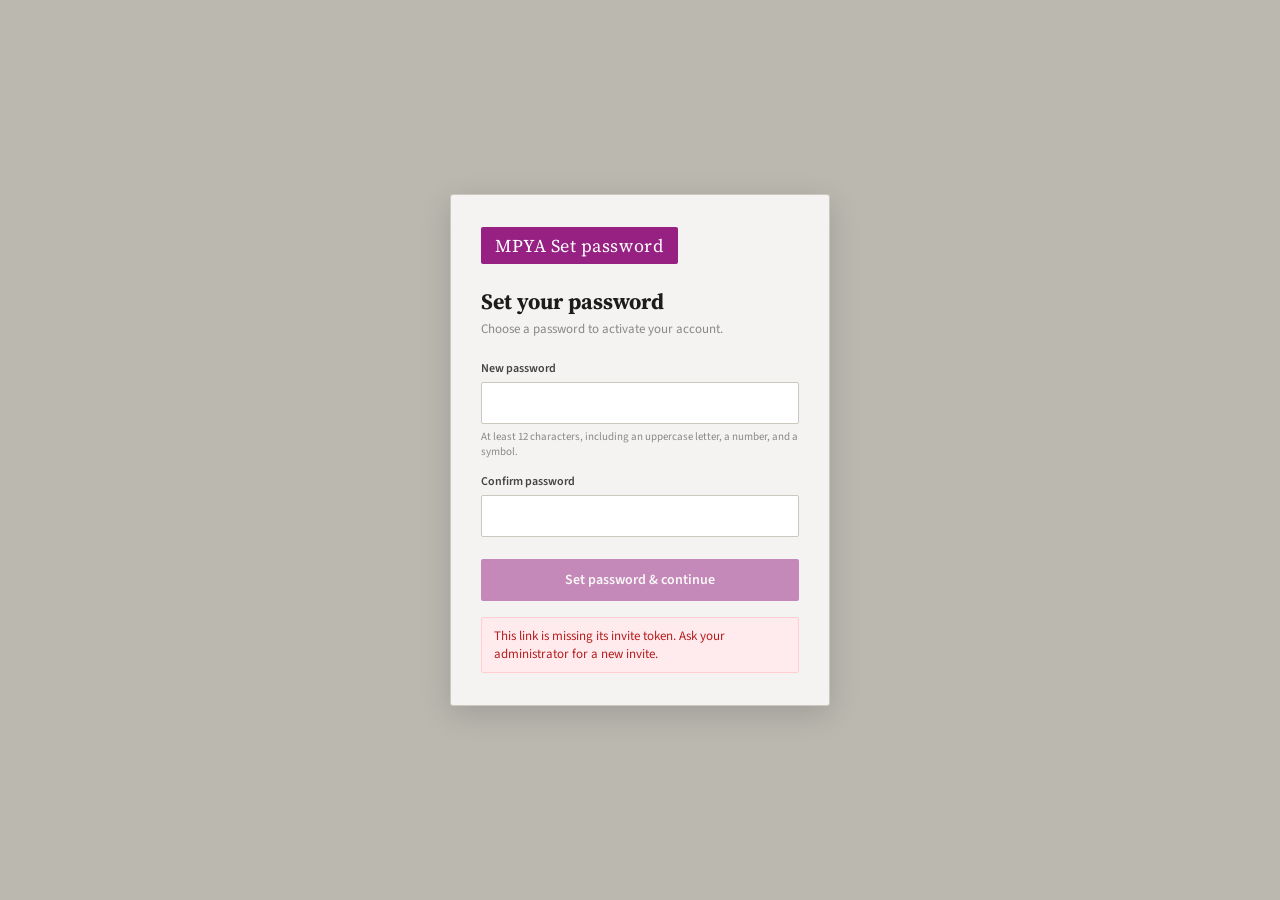
<file: html/setup-password.html>
<!DOCTYPE html>
<html lang="en">
<head>
<meta charset="UTF-8">
<meta name="viewport" content="width=device-width, initial-scale=1.0">
<title>Set your password – Mpya</title>
<link href="https://fonts.googleapis.com/css2?family=Source+Serif+4:wght@400;600&family=Source+Sans+3:wght@300;400;600&display=swap" rel="stylesheet">
<style>
*,*::before,*::after{box-sizing:border-box;margin:0;padding:0}
:root{--acc:#972182;--ink:#1c1c1c;--ink-mid:#444;--ink-soft:#888;--grey-dark:#ccc8c0;--sans:'Source Sans 3',sans-serif;--serif:'Source Serif 4',serif;--red:#b71c1c;--green:#2a7a3b}
html,body{height:100%;font-family:var(--sans);background:#bbb8b0;color:var(--ink);font-size:14px}
.wrap{min-height:100%;display:flex;align-items:center;justify-content:center;padding:24px}
.card{background:#f4f3f1;border:1px solid var(--grey-dark);border-radius:3px;width:100%;max-width:380px;padding:32px 30px;box-shadow:0 8px 30px rgba(0,0,0,.15)}
.logo{font-family:var(--serif);font-size:18px;color:#fff;background:var(--acc);padding:6px 14px;border-radius:2px;display:inline-block;letter-spacing:.03em}
h1{font-family:var(--serif);font-size:22px;margin:22px 0 4px}
.sub{color:var(--ink-soft);font-size:13px;margin-bottom:22px}
label{display:block;font-size:12px;font-weight:600;color:var(--ink-mid);margin:14px 0 5px}
input{width:100%;padding:10px 12px;font-family:var(--sans);font-size:14px;border:1px solid var(--grey-dark);border-radius:2px;background:#fff}
input:focus{outline:none;border-color:var(--acc)}
.hint{font-size:11px;color:var(--ink-soft);margin-top:5px}
button{width:100%;margin-top:22px;padding:11px;font-family:var(--sans);font-size:14px;font-weight:600;color:#fff;background:var(--acc);border:none;border-radius:2px;cursor:pointer}
button:hover{background:#6e1860}
button:disabled{opacity:.5;cursor:not-allowed}
.msg{display:none;margin-top:16px;padding:9px 12px;font-size:13px;border-radius:2px}
.msg.show{display:block}
.msg.err{color:var(--red);background:#ffebee;border:1px solid #ffcdd2}
.msg.ok{color:var(--green);background:#e8f5e9;border:1px solid #c8e6c9}
</style>
</head>
<body>
<div class="wrap">
  <form class="card" id="form">
    <span class="logo">MPYA Set password</span>
    <h1>Set your password</h1>
    <div class="sub">Choose a password to activate your account.</div>

    <label for="password">New password</label>
    <input id="password" type="password" autocomplete="new-password" required>
    <div class="hint">At least 12 characters, including an uppercase letter, a number, and a symbol.</div>

    <label for="confirm">Confirm password</label>
    <input id="confirm" type="password" autocomplete="new-password" required>

    <button type="submit" id="btn">Set password &amp; continue</button>
    <div class="msg" id="msg"></div>
  </form>
</div>

<script>
const params = new URLSearchParams(window.location.search);
const token = params.get('token') || '';
const form = document.getElementById('form');
const msg = document.getElementById('msg');
const btn = document.getElementById('btn');

function show(kind, text){ msg.className = 'msg show ' + kind; msg.textContent = text; }

if (!token) {
  show('err', 'This link is missing its invite token. Ask your administrator for a new invite.');
  btn.disabled = true;
}

form.addEventListener('submit', async (e) => {
  e.preventDefault();
  const pw = document.getElementById('password').value;
  const confirm = document.getElementById('confirm').value;
  // Courtesy check only — the server's policy
  // (backend/auth/service.py::validate_password_policy) is the authority, and
  // its message is shown verbatim from the response when this misses a case.
  if (pw.length < 12) { show('err', 'Password must be at least 12 characters.'); return; }
  if (!/[A-Z]/.test(pw)) { show('err', 'Password must include an uppercase letter.'); return; }
  if (!/[0-9]/.test(pw)) { show('err', 'Password must include a number.'); return; }
  if (!/[^A-Za-z0-9]/.test(pw)) { show('err', 'Password must include a symbol.'); return; }
  if (pw !== confirm) { show('err', 'Passwords do not match.'); return; }

  btn.disabled = true; btn.textContent = 'Setting password…';
  try {
    const r = await fetch('/api/auth/invite/accept', {
      method: 'POST',
      headers: {'Content-Type': 'application/json'},
      credentials: 'same-origin',
      body: JSON.stringify({ token, password: pw }),
    });
    const data = await r.json().catch(() => ({}));
    if (!r.ok) {
      show('err', data.detail || 'Could not set password. The invite may have expired.');
      btn.disabled = false; btn.textContent = 'Set password & continue';
      return;
    }
    show('ok', 'Password set. Redirecting…');
    window.location.href = data.landing || '/html/cv-importer.html';
  } catch (_) {
    show('err', 'Could not reach the server.');
    btn.disabled = false; btn.textContent = 'Set password & continue';
  }
});
</script>
</body>
</html>
</file>
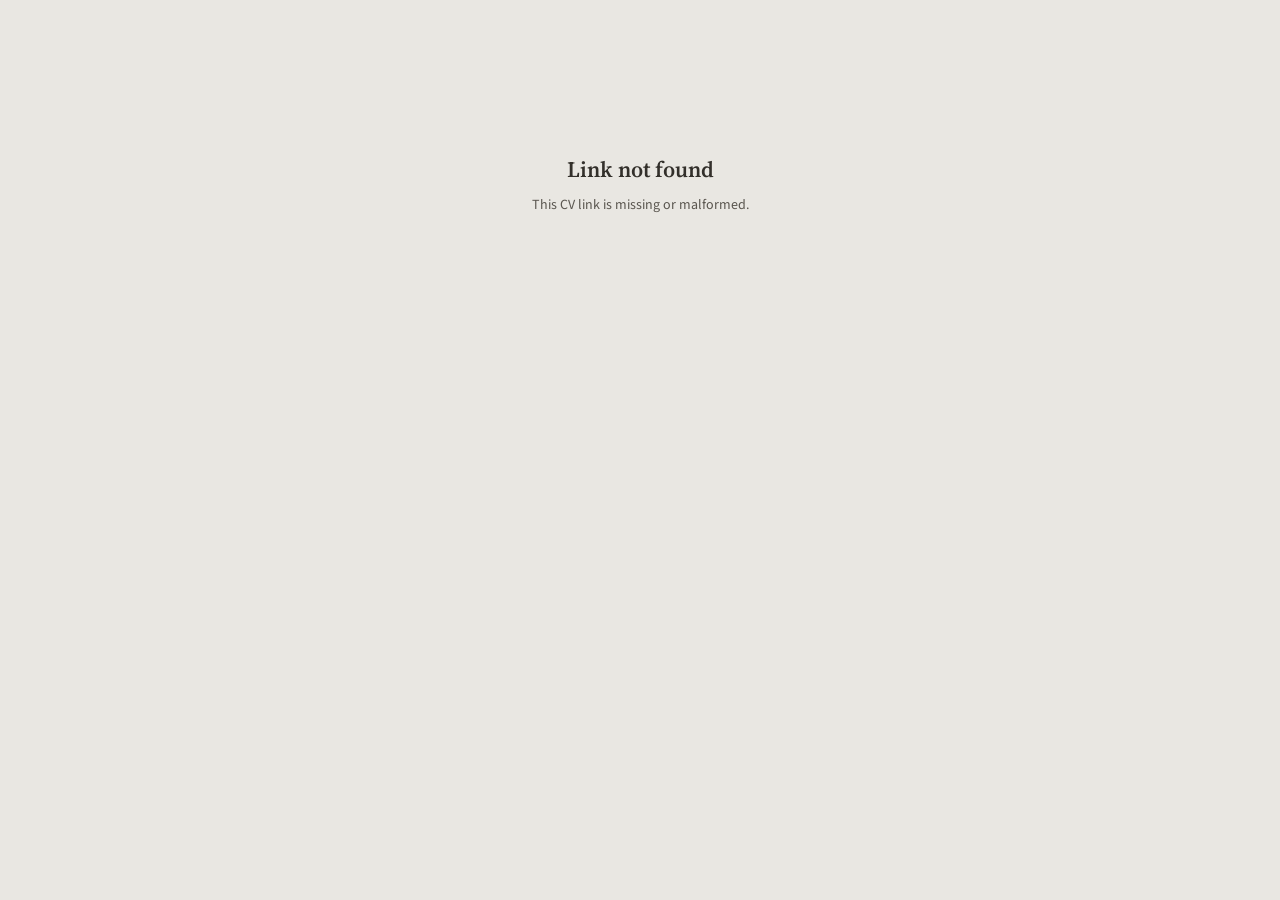
<file: backend/templates/cv-viewer.html>
<!DOCTYPE html>
<html lang="en">
<head>
<meta charset="UTF-8">
<meta name="viewport" content="width=device-width, initial-scale=1.0">
<meta name="robots" content="noindex,nofollow">
<title>CV</title>
<!-- Same webfonts as the editor — font parity is part of render parity. -->
<link href="https://fonts.googleapis.com/css2?family=Source+Serif+4:wght@400;600&family=Source+Sans+3:wght@300;400;600&family=Playfair+Display:wght@400;700&family=Lato:wght@300;400;700&family=Raleway:wght@300;400;600&display=swap" rel="stylesheet">
<!-- Shared render core (the ONE engine, identical to the editor preview). -->
<link rel="stylesheet" href="/html/cv-render.css">
<style>
/* ── Viewer shell only. The CV sheet itself is styled by cv-render.css. ── */
*,*::before,*::after{box-sizing:border-box;margin:0;padding:0}
html,body{height:100%}
body{
  font-family:'Source Sans 3',sans-serif;
  background:#e9e7e2;            /* calm neutral — a document on a desk */
  color:#1c1c1c;
  display:flex;flex-direction:column;min-height:100vh;
}

/* Slim header bar */
.viewer-header{
  position:sticky;top:0;z-index:50;
  display:flex;align-items:center;justify-content:space-between;gap:12px;
  padding:10px 20px;background:#fff;border-bottom:1px solid #ddd9d2;
  box-shadow:0 1px 6px rgba(0,0,0,.05);
}
.vh-brand{font-family:'Source Serif 4',serif;font-size:13px;color:#fff;background:#972182;padding:4px 10px;border-radius:2px;letter-spacing:.03em;flex-shrink:0}
.vh-id{min-width:0}
.vh-name{font-family:'Source Serif 4',serif;font-size:16px;font-weight:600;color:#1c1c1c;line-height:1.2;white-space:nowrap;overflow:hidden;text-overflow:ellipsis}
.vh-role{font-size:11.5px;color:#888;line-height:1.3;white-space:nowrap;overflow:hidden;text-overflow:ellipsis}
.vh-actions{display:flex;gap:8px;flex-shrink:0}
.vbtn{display:inline-flex;align-items:center;gap:6px;padding:7px 14px;font-family:'Source Sans 3',sans-serif;font-size:12px;font-weight:600;cursor:pointer;border-radius:3px;border:1px solid transparent;transition:all .15s;text-decoration:none}
.vbtn-primary{background:#972182;color:#fff;border-color:#972182}
.vbtn-primary:hover{background:#6e1860;border-color:#6e1860}
.vbtn-ghost{background:#fff;color:#555;border-color:#cfcbc3}
.vbtn-ghost:hover{border-color:#999;color:#222}

/* Stage that holds the (scaled) sheet, centered */
.viewer-stage{flex:1;display:flex;flex-direction:column;align-items:center;padding:28px 16px 48px;overflow-x:hidden}
.sheet-scaler{position:relative}       /* JS sets width/height to the scaled box */
#cvSheet{transform-origin:top left}     /* JS sets transform:scale(...) on screen */

/* Loading + friendly not-available states */
.viewer-msg{max-width:460px;margin:14vh auto 0;text-align:center;color:#5a564f;padding:0 22px}
.viewer-msg h1{font-family:'Source Serif 4',serif;font-size:22px;font-weight:600;color:#33302b;margin-bottom:10px}
.viewer-msg p{font-size:14px;line-height:1.6}
.viewer-spinner{width:26px;height:26px;border:3px solid #cfcbc3;border-top-color:#972182;border-radius:50%;margin:0 auto;animation:vspin .8s linear infinite}
@keyframes vspin{to{transform:rotate(360deg)}}
.hidden{display:none!important}

/* Hidden state carriers — cv-render.js reads these via v()/ts(). They never
   render; they exist only so the shared render() sees the same inputs the
   editor does. */
.render-state{position:absolute;width:0;height:0;overflow:hidden;visibility:hidden}

/* ── Print: only the sheet, full size, no shell chrome ── (the shared
   cv-render.css already handles the .cvs sheet + injected footers + @page). */
@media print{
  body{background:#fff!important;display:block!important}
  .viewer-header,.viewer-msg{display:none!important}
  .viewer-stage{display:block!important;padding:0!important;overflow:visible!important}
  .sheet-scaler{width:auto!important;height:auto!important;position:static!important}
  #cvSheet{transform:none!important}
}
</style>
</head>
<body>

<header class="viewer-header hidden" id="viewerHeader">
  <div style="display:flex;align-items:center;gap:12px;min-width:0">
    <span class="vh-brand">MPYA CV</span>
    <div class="vh-id">
      <div class="vh-name" id="vhName"></div>
      <div class="vh-role" id="vhRole"></div>
    </div>
  </div>
  <div class="vh-actions">
    <a class="vbtn vbtn-ghost hidden" id="editBtn" href="#">Edit</a>
    <!-- No `onclick=` here, or on anything else in this shell: the public
         response's CSP holds `script-src 'self'` with no `'unsafe-inline'`
         exception, so a browser refuses an inline handler and the button
         would be visible but dead (S5-P2-R1). Every action is bound from
         the external html/cv-viewer.js instead. -->
    <button class="vbtn vbtn-primary" id="downloadBtn">↓ Download PDF</button>
  </div>
</header>

<main class="viewer-stage">
  <!-- Loading / not-available message -->
  <div class="viewer-msg" id="viewerMsg">
    <div class="viewer-spinner" id="viewerSpinner"></div>
  </div>
  <!-- The document -->
  <div class="sheet-scaler hidden" id="scaler">
    <div class="cvs" id="cvSheet"></div>
  </div>
</main>

<!-- Hidden inputs the shared render() reads (same IDs the editor uses). -->
<div class="render-state" aria-hidden="true">
  <input type="hidden" id="iName"><input type="hidden" id="iRole">
  <input type="hidden" id="iEmail"><input type="hidden" id="iPhone">
  <input type="hidden" id="iAvail"><input type="hidden" id="iSummary">
  <input type="hidden" id="iFtText"><input type="hidden" id="iFtEmail"><input type="hidden" id="iFtPhone">
  <input type="hidden" id="pfFont"><input type="hidden" id="pfSize"><input type="hidden" id="pfColor"><input type="hidden" id="pfWeight">
  <input type="hidden" id="skFont"><input type="hidden" id="skSize"><input type="hidden" id="skColor"><input type="hidden" id="skWeight">
  <input type="hidden" id="exFont"><input type="hidden" id="exSize"><input type="hidden" id="exColor"><input type="hidden" id="exWeight">
  <input type="hidden" id="edFont"><input type="hidden" id="edSize"><input type="hidden" id="edColor"><input type="hidden" id="edWeight">
</div>

<!-- The shared render engine, identical to the editor. -->
<script src="/html/cv-render.js"></script>
<!-- Viewer logic lives in an external file (never inline) so the public
     response's Content-Security-Policy can hold `script-src 'self'` with no
     `'unsafe-inline'` exception — see backend/cv_publish/routes.py. -->
<script src="/html/cv-viewer.js"></script>
</body>
</html>
</file>
<file: local_tools/app/super_cv/style.css>
*, *::before, *::after { box-sizing: border-box; margin: 0; padding: 0; }

/* Palette/typography lifted from internal/customer-searcher/main.html so this
   prototype reads as the same family of internal tool -- same Mpya Sci &
   Tech brand variables, same Arial stack (no webfont dependency), same
   pill-tag/dashed-container/decorative-circle visual language. Class names
   below are all unchanged from before this restyle -- app.js/chat.js/
   resize.js reference them directly and don't need to know the visuals
   changed underneath. */
:root {
  --mpya-purple: #9b1889;
  --mpya-blue: #52c6e2;
  --mpya-yellow: #fecb00;
  --mpya-gray: #e0e1dd;
  --mpya-navy: #002d59;

  --border: #d7d3cf;
  --bg: #f4f4f2;
  --accent: var(--mpya-purple);
  --tag-bg: #f2e1ef;
  --tag-bg-hover: #e6c5df;
  --text: var(--mpya-navy);
  --muted: #6b7f92;

  --sans: Arial, Helvetica, sans-serif;

  /* Aliases for the names used throughout the rest of this file -- kept so
     every rule below only has to change once, here, rather than at each
     call site. */
  --acc: var(--accent);
  --acc-dark: #7a1370;
  --ink: var(--text);
  --ink-mid: #45566b;
  --ink-soft: var(--muted);
  --grey: var(--mpya-gray);
  --grey-mid: var(--border);
  --grey-dark: #c7c2ba;

  --cv: var(--mpya-purple);
  --cv-bg: var(--tag-bg);
}

html, body {
  height: 100%;
  font-family: var(--sans);
  color: var(--ink);
  font-size: 14px;
  background: linear-gradient(135deg, #fdfbfe 0%, #f6ecf5 45%, #eaf5f9 100%);
}

/* Fixed decorative circle, same treatment as main.html's .page-deco -- a
   soft brand-gradient glow anchored to the viewport corner, never part of
   any scrolling content. */
.page-deco {
  position: fixed;
  top: -120px;
  right: -120px;
  width: 340px;
  height: 340px;
  border-radius: 50%;
  background: radial-gradient(circle, var(--mpya-purple), var(--mpya-blue) 65%, var(--mpya-yellow) 100%);
  opacity: 0.1;
  pointer-events: none;
  z-index: -1;
}

.app {
  display: grid;
  /* --chat-h is set inline by resize.js when the row handle is dragged;
     the var()'s fallback (260px) is what's used until then. */
  grid-template-rows: 56px 1fr 6px var(--chat-h, 260px);
  height: 100vh;
}

/* ── TOP BAR ── */
header {
  background: #fff;
  display: flex;
  align-items: center;
  justify-content: space-between;
  padding: 0 24px;
  border-bottom: 1px solid var(--grey-mid);
}
.logo {
  font-family: var(--sans);
  font-weight: 700;
  font-size: 15px;
  letter-spacing: .02em;
  color: #fff;
  background: linear-gradient(135deg, var(--mpya-purple), var(--acc-dark));
  padding: 6px 14px;
  border-radius: 4px;
}
.logo em { color: #fff; font-style: normal; }
.subtitle {
  font-size: 11.5px;
  font-weight: 400;
  color: var(--ink-soft);
  margin-left: 12px;
}
.hbtns { display: flex; gap: 8px; margin-left: auto; }
.hbtn {
  display: inline-flex;
  align-items: center;
  gap: 5px;
  padding: 6px 14px;
  font-family: var(--sans);
  font-size: 12px;
  font-weight: 700;
  cursor: pointer;
  border-radius: 6px;
  border: 1px solid var(--grey-mid);
  transition: all .15s;
  background: #fff;
  color: var(--ink);
}
.hbtn:hover { background: var(--bg); border-color: var(--ink-soft); }
.hbtn:disabled { cursor: default; opacity: .4; }
.hbtn:disabled:hover { background: #fff; border-color: var(--grey-mid); }

/* ── BOARD LAYOUT ── */
.boards {
  display: grid;
  /* --left-w is set inline by resize.js when the column handle is dragged;
     the var()'s fallback (340px) is what's used until then. */
  grid-template-columns: var(--left-w, 340px) 6px 1fr;
  min-height: 0;
}

.board-col {
  display: flex;
  flex-direction: column;
  min-height: 0;
  min-width: 0; /* let the column shrink below its tags' natural width instead of overflowing */
}

/* ── RESIZE HANDLES ── */
.resize-handle {
  background: var(--grey-mid);
  position: relative;
  z-index: 5;
  transition: background-color .1s;
}
.resize-handle:hover, .resize-handle.dragging { background: var(--acc); }
.resize-v { cursor: col-resize; }
.resize-h { cursor: row-resize; }
/* Enlarge the hit area beyond the visible 6px bar without affecting layout. */
.resize-v::after { content: ""; position: absolute; top: 0; bottom: 0; left: -3px; right: -3px; }
.resize-h::after { content: ""; position: absolute; left: 0; right: 0; top: -3px; bottom: -3px; }

.board-head {
  padding: 14px 18px 10px;
  background: transparent;
  flex-shrink: 0;
}
.board-title {
  font-size: 14px;
  font-weight: 700;
  color: var(--ink);
  display: flex;
  align-items: center;
  justify-content: space-between;
}
.board-count {
  font-size: 10.5px;
  font-weight: 700;
  color: var(--ink-soft);
  background: #fff;
  border: 1px solid var(--grey-mid);
  border-radius: 20px;
  padding: 2px 9px;
}
.board-count.full { color: #b03030; border-color: #e0b0b0; background: #fdf1f1; }
.board-hint {
  font-size: 11px;
  color: var(--ink-soft);
  margin-top: 4px;
  line-height: 1.4;
}

.board-body {
  flex: 1;
  overflow-y: auto;
  padding: 8px 16px 60px;
  transition: background-color .12s;
}
.board-body.drag-over { background-color: #efe6ee; }

/* Job ad drop/paste zone (left column) -- a textarea + button instead of a
   tag list, so it overrides .board-body's list-oriented padding/scroll with
   a simple column layout. */
#jobAdBody {
  display: flex;
  flex-direction: column;
  gap: 10px;
  padding: 14px 16px;
}
.job-ad-input {
  flex: 1;
  min-height: 160px;
  resize: none;
  font-family: var(--sans);
  font-size: 12.5px;
  line-height: 1.5;
  color: var(--ink);
  background: #fff;
  border: 1px dashed var(--grey-mid);
  border-radius: 8px;
  padding: 12px;
  outline: none;
  transition: border-color .15s;
}
.job-ad-input:focus { border-color: var(--acc); border-style: solid; }
.job-ad-input:disabled { background: var(--bg); color: var(--ink-soft); }
.jobad-analyze-btn {
  align-self: flex-start;
  background: linear-gradient(135deg, var(--mpya-purple), var(--acc-dark));
  border-color: transparent;
  color: #fff;
  font-weight: 700;
}
.jobad-analyze-btn:hover:not(:disabled) { opacity: .9; }
.jobad-analyze-btn:disabled { opacity: .5; cursor: not-allowed; }

/* Dashed "container" box around the CV tag list, matching
   customer-searcher's .tag-container treatment. */
.tag-list {
  display: flex;
  flex-direction: column;
  gap: 8px;
  min-height: 40px;
  padding: 10px;
  border: 1px dashed var(--grey-mid);
  border-radius: 8px;
}

/* Wraps one group's run of tags (right board only), so a role can opt into
   the compact several-per-line layout independently of the rest of the
   board. Default: same one-per-line column the whole board used to be. */
.group-tags {
  display: flex;
  flex-direction: column;
  gap: 8px;
}
.group-tags--wrap {
  flex-direction: row;
  flex-wrap: wrap;
  align-items: flex-start;
}
/* Every group's own "+" add tile (see addTagButtonEl) gives even a phantom
   empty group (e.g. Interests with nothing added yet) real content and
   height on its own, so there's no longer a genuinely empty .group-tags to
   worry about collapsing to 0 height / having no area to drop a tag into. */
.tag-add-btn {
  display: flex;
  align-items: center;
  justify-content: center;
  background: transparent;
  border: 1px dashed var(--grey-mid);
  border-radius: 8px;
  padding: 9px 11px;
  color: var(--ink-soft);
  font-family: var(--sans);
  font-size: 15px;
  font-weight: 700;
  line-height: 1;
  cursor: pointer;
  transition: all .12s;
}
.tag-add-btn:hover { border-color: var(--acc); color: var(--acc); background: var(--tag-bg); }

/* ── ADD EXPERIENCE — sits below the last experience section's Tools &
   Skills (see app.js -> addExperienceButtonEl), adding a whole new
   job-position group (header + one Accomplishment tag + one tool tag) at
   once. Bolder/full-width and accent-colored, distinct from a group's own
   plain per-tag "+" tile (.tag-add-btn), since this adds a whole section. */
.add-experience-btn {
  display: flex;
  align-items: center;
  justify-content: center;
  gap: 6px;
  width: 100%;
  margin: 4px 0 2px;
  background: transparent;
  border: 1.5px dashed var(--acc);
  border-radius: 8px;
  padding: 10px 11px;
  color: var(--acc);
  font-family: var(--sans);
  font-size: 13px;
  font-weight: 700;
  cursor: pointer;
  transition: all .12s;
}
.add-experience-btn:hover { background: var(--tag-bg); border-style: solid; }
.group-tags--wrap .tag-add-btn {
  flex: 0 0 auto;
  border-radius: 999px;
  padding: 6px 14px;
  font-size: 13px;
}
/* In wrap mode tags size to their own text and become pills, matching
   customer-searcher's short single-word .tag/.industry-tag treatment (a
   full-sentence CV tag stays a rounded card -- see .tag-cv below -- but a
   short Skills label like "Python" reads better as a pill). Drop the
   delete button's permanent reserved gutter too -- padding stays symmetric
   and compact; the button still overlays on hover (see .tag-actions), just
   without a dead gap when it's hidden. */
.group-tags--wrap .tag {
  flex: 0 0 auto;
  border-radius: 999px;
  padding: 6px 30px 6px 12px;
}

/* ── GROUP HEADER (right board) — shared title above a run of same-role
   tags, styled like customer-searcher's uppercase mini-label. Draggable
   (right column only) to reorder the whole run; double-click to rename it;
   the hover-revealed 🗑 button deletes the whole run. ── */
.group-header {
  position: relative;
  display: flex;
  align-items: center;
  gap: 8px;
  font-size: 11px;
  font-weight: 700;
  letter-spacing: .05em;
  text-transform: uppercase;
  color: var(--cv);
  margin-top: 10px;
  padding: 2px 28px 4px 2px;
  border-bottom: 1px solid var(--grey-mid);
  cursor: grab;
  border-radius: 2px;
  transition: background-color .12s, opacity .12s;
}
.group-header:first-child { margin-top: 0; }
.group-header:hover { background-color: var(--tag-bg); }
.group-header:active { cursor: grabbing; }
.group-header.dragging { opacity: .35; }
.group-header-text { flex: 1 1 auto; min-width: 0; overflow: hidden; text-overflow: ellipsis; white-space: nowrap; }
/* A job position's "Tools & Skills" subsection label (see app.js ->
   appendGroup) -- deliberately smaller/lighter than .group-header so it
   reads as nested inside that job's own group, not a new top-level section. */
.subsection-header {
  margin: 2px 0 0 2px;
  font-size: 9.5px;
  font-weight: 700;
  letter-spacing: .04em;
  text-transform: uppercase;
  color: var(--ink-soft);
}
/* Place + time period (see data.js -> ROLE_META), right-aligned on the same
   line as the group title -- plain spans, not .tag elements, so they're
   inert: no drag, no click, invisible to computeDropTarget. */
.group-header-meta {
  display: flex;
  align-items: center;
  gap: 5px;
  margin-left: auto;
  flex: 0 0 auto;
}
.meta-tag {
  font-size: 9.5px;
  font-weight: 700;
  letter-spacing: .02em;
  text-transform: none;
  color: var(--ink-soft);
  background: #fff;
  border: 1px solid var(--grey-mid);
  border-radius: 20px;
  padding: 2px 8px;
  white-space: nowrap;
  cursor: pointer;
  transition: border-color .12s, color .12s;
}
/* Editable like a tag (double-click) but never removable -- no × button, no
   "empty commit deletes" affordance, so the hover cue is a plain highlight
   rather than the tag-actions reveal pattern. */
.meta-tag:hover { border-color: var(--acc); color: var(--acc); }
.meta-tag .inline-edit-input {
  width: auto;
  min-width: 46px;
  max-width: 140px;
  padding: 1px 5px;
  font-size: 9.5px;
  border-radius: 12px;
}

/* ── TAG / CARD ── */
.tag {
  border-radius: 8px;
  padding: 9px 34px 9px 11px;
  cursor: grab;
  user-select: none;
  overflow-wrap: break-word;
  transition: box-shadow .12s, transform .12s, opacity .12s, background-color .12s;
  border: 1px solid transparent;
  position: relative;
}
.tag:active { cursor: grabbing; }
.tag:hover { box-shadow: 0 1px 4px rgba(0,0,0,.12); }
.tag.dragging, .edu-row.dragging { opacity: .35; }
/* The real dragged element(s), hidden once the browser has captured its own
   cursor-following drag-ghost image from them (see tagEl/groupHeaderEl) --
   .drop-placeholder stands in for them at the live-previewed drop slot.
   .edu-row is included so an Education tag's place/period pills disappear
   along with it, instead of being left behind floating on their own (see
   tagRowUnit -- this class is applied to the row, not the .tag inside it). */
.tag.drag-ghost, .group-header.drag-ghost, .edu-row.drag-ghost { display: none; }

/* One Education entry: its description tag (grows to fill the line) plus
   its place/period pills hugging the right edge, all on one row (see
   app.js -> eduRowEl). */
.edu-row {
  display: flex;
  align-items: center;
  gap: 8px;
}
.edu-row > .tag {
  flex: 1 1 auto;
  min-width: 0;
}
.edu-row > .group-header-meta {
  margin-left: 0;
}

.tag-body { min-width: 0; }

/* ── ACTIONS (delete 🗑; edit moved to double-click) — hover-revealed,
   borderless transparent buttons matching customer-searcher's
   .tag-remove/.pin-btn treatment. ── */
.tag-actions, .group-header-actions {
  position: absolute;
  top: 6px;
  right: 6px;
  display: flex;
  gap: 4px;
  opacity: 0;
  pointer-events: none;
  transition: opacity .12s;
}
.tag:hover .tag-actions, .group-header:hover .group-header-actions {
  opacity: 1;
  pointer-events: auto;
}
/* Compound selectors here beat the shared rule above on specificity
   regardless of source order -- the header row is thinner than a tag card,
   so its action buttons sit higher and a touch smaller. */
.group-header .group-header-actions { top: 0; right: 0; }
.group-header .icon-btn { width: 16px; height: 16px; font-size: 10px; }
.icon-btn {
  width: 19px;
  height: 19px;
  display: flex;
  align-items: center;
  justify-content: center;
  background: transparent;
  border: none;
  border-radius: 4px;
  color: var(--ink-soft);
  font-size: 13px;
  line-height: 1;
  cursor: pointer;
  transition: color .12s, background-color .12s;
}
.delete-btn { font-size: 15px; font-weight: 700; }
.delete-btn:hover { background: rgba(0,0,0,.08); color: #c0392b; }

/* ── LEVEL STAR — a strong/neutral toggle inline with an Interests tag's
   text (app.js -> tagEl's hasLevel branch). ── */
.level-row { display: flex; align-items: center; gap: 5px; }
.level-toggle {
  background: transparent;
  border: none;
  padding: 0;
  font-size: 13px;
  line-height: 1;
  color: var(--ink-soft);
  cursor: pointer;
  transition: color .12s, transform .1s;
}
.level-toggle:hover { transform: scale(1.15); }
.level-toggle.strong { color: var(--cv); }

.inline-edit-input {
  width: 100%;
  font-family: var(--sans);
  font-size: 13px;
  border: 1px solid var(--acc);
  border-radius: 4px;
  padding: 4px 6px;
  outline: none;
  resize: none;
  background: #fff;
  color: var(--ink);
}
textarea.inline-edit-input { min-height: 44px; line-height: 1.4; }

.tag-cv {
  background: #fff;
  border-color: var(--grey-mid);
}
.tag-cv .tag-role {
  display: block;
  font-size: 9.5px;
  font-weight: 700;
  letter-spacing: .06em;
  text-transform: uppercase;
  color: var(--cv);
  margin-bottom: 3px;
}
.tag-cv .tag-text {
  font-size: 12.5px;
  line-height: 1.45;
  color: var(--ink-mid);
}
.tag-cv.selected {
  background: var(--cv-bg);
  border-color: var(--cv);
}
.tag-cv.selected .tag-text { color: var(--ink); }

/* Skills-style short CV tags (wrapped rows) read as a compact pill, same
   idiom as customer-searcher's short .industry-tag, staying on-brand purple. */
.group-tags--wrap .tag-cv {
  background: var(--tag-bg);
  border-color: transparent;
}
.group-tags--wrap .tag-cv:hover { background: var(--tag-bg-hover); }
.group-tags--wrap .tag-cv.selected {
  background: var(--cv);
  border-color: var(--cv);
}
.group-tags--wrap .tag-cv.selected .tag-text { color: #fff; }

/* ── DROP PLACEHOLDER — the empty, glowing-border "here's where it'll land"
   frame shown mid-drag (see updateReorderPreview in app.js). Sized inline
   per-drag to roughly match what's being dragged; a plain flex child, so it
   stretches full-width in a one-per-line group or sits inline in a wrapped
   one (.group-tags--wrap) exactly like a real tag would. ── */
.drop-placeholder {
  box-sizing: border-box;
  border: 2px dashed var(--accent);
  border-radius: 8px;
  background: rgba(155, 24, 137, .06);
  animation: drop-placeholder-sparkle 1.1s ease-in-out infinite;
}
@keyframes drop-placeholder-sparkle {
  0%, 100% { border-color: var(--accent); box-shadow: 0 0 0 0 rgba(155, 24, 137, .3); }
  50% { border-color: var(--mpya-blue); box-shadow: 0 0 10px 2px rgba(155, 24, 137, .3); }
}

.empty-hint {
  font-size: 12px;
  color: var(--ink-soft);
  text-align: center;
  padding: 24px 10px;
  border: 1px dashed var(--grey-dark);
  border-radius: 8px;
}

/* ── CHAT BOX ── */
.chat-col {
  display: flex;
  flex-direction: column;
  min-height: 0;
  border-top: 2px solid var(--acc);
  background: #fff;
}
.chat-head {
  display: flex;
  align-items: center;
  gap: 10px;
  padding: 8px 16px;
  background: var(--bg);
  border-bottom: 1px solid var(--grey-mid);
  flex-shrink: 0;
}
.chat-title { font-size: 13px; font-weight: 700; color: var(--ink); }
.chat-status { font-size: 11px; color: var(--acc); font-weight: 700; }
.bridge-stop-btn {
  margin-left: auto;
  padding: 4px 10px;
  font-size: 11px;
  border-color: #c0392b;
  color: #c0392b;
}
.bridge-stop-btn:hover { background: #c0392b; border-color: #c0392b; color: #fff; }

/* ── CV NEXT-STEP REMINDERS — a row of shortcut prompts pinned above the
   chat log (see reminders.js), each a canned request grounded in one part
   of the super-cv-assistant skill. Small wrapped pills, same family as a
   short .tag but button-styled like .hbtn since these trigger an action
   rather than represent CV content. ── */
.chat-reminders {
  display: flex;
  flex-wrap: wrap;
  gap: 6px;
  padding: 8px 16px;
  background: var(--bg);
  border-bottom: 1px solid var(--grey-mid);
  flex-shrink: 0;
}
.reminder-chip {
  font-family: var(--sans);
  font-size: 11px;
  font-weight: 700;
  color: var(--cv);
  background: #fff;
  border: 1px solid var(--grey-mid);
  border-radius: 20px;
  padding: 5px 12px;
  cursor: pointer;
  transition: border-color .12s, color .12s, opacity .12s;
}
.reminder-chip:hover { border-color: var(--acc); color: var(--acc); }
.reminder-chip:disabled { cursor: default; opacity: .5; }

.chat-messages {
  flex: 1;
  /* A flex child's default min-height is auto (its content's natural size),
     which silently overrides `flex: 1` and lets this grow past .chat-col's
     fixed height instead of scrolling internally -- min-height: 0 is what
     actually lets the overflow (and this rule's own overflow-y) kick in. */
  min-height: 0;
  overflow-y: auto;
  overflow-x: hidden;
  padding: 12px 16px;
  display: flex;
  flex-direction: column;
  gap: 8px;
}
/* A visible, always-there scrollbar (not just an on-hover overlay one) so
   a long chat log or question round reads as scrollable at a glance. */
.chat-messages {
  scrollbar-width: thin;
  scrollbar-color: var(--grey-mid) transparent;
}
.chat-messages::-webkit-scrollbar { width: 8px; }
.chat-messages::-webkit-scrollbar-track { background: transparent; }
.chat-messages::-webkit-scrollbar-thumb {
  background: var(--grey-mid);
  border-radius: 4px;
}
.chat-messages::-webkit-scrollbar-thumb:hover { background: var(--ink-soft); }

.msg {
  max-width: 68%;
  padding: 8px 12px;
  border-radius: 12px;
  font-size: 13px;
  line-height: 1.5;
}
.msg.bot {
  align-self: flex-start;
  background: var(--bg);
  color: var(--ink);
  border-bottom-left-radius: 2px;
}
.msg.user {
  align-self: flex-end;
  background: var(--acc);
  color: #fff;
  border-bottom-right-radius: 2px;
}

/* ── QUESTION PANEL — a batch of requirement questions rendered as a tab
   widget (one tab per question), the same shape as this VSCode plugin's own
   AskUserQuestion: free navigation between tabs (including already-answered
   ones, to change an answer), a plain option auto-advances, "Other" gets
   its own inline text box. Appended into #chatMessages like any other
   message, but full-width and self-contained. ── */
.qpanel {
  align-self: stretch;
  max-width: 100%;
  background: #fff;
  border: 1px solid var(--grey-mid);
  border-radius: 10px;
  overflow: hidden;
}
.qpanel.submitted { opacity: .85; }
.qpanel-tabs {
  display: flex;
  flex-wrap: wrap;
  gap: 4px;
  padding: 8px;
  background: var(--bg);
  border-bottom: 1px solid var(--grey-mid);
}
.qpanel-tab {
  width: 26px;
  height: 26px;
  border-radius: 50%;
  border: 1px solid var(--grey-dark);
  background: #fff;
  color: var(--ink-soft);
  font-family: var(--sans);
  font-size: 11px;
  font-weight: 700;
  cursor: pointer;
  transition: all .12s;
}
.qpanel-tab:hover { border-color: var(--acc); color: var(--acc); }
.qpanel-tab.answered { background: var(--cv-bg); border-color: var(--cv); color: var(--cv); }
.qpanel-tab.active { background: var(--acc); border-color: var(--acc); color: #fff; }
.qpanel-body { padding: 14px 16px; }
.qpanel-progress { font-size: 10.5px; font-weight: 700; color: var(--ink-soft); text-transform: uppercase; letter-spacing: .05em; margin-bottom: 6px; }
.qpanel-requirement {
  font-size: 12px;
  font-style: italic;
  line-height: 1.5;
  color: var(--cv);
  background: var(--tag-bg);
  border-left: 3px solid var(--cv);
  padding: 6px 10px;
  border-radius: 0 4px 4px 0;
  margin-bottom: 10px;
}
.qpanel-question { font-size: 13px; line-height: 1.5; color: var(--ink); margin-bottom: 12px; }
.qpanel-options {
  display: flex;
  flex-direction: column;
  gap: 6px;
}
.qpanel-opt {
  text-align: left;
  background: #fff;
  border: 1px solid var(--grey-mid);
  color: var(--ink);
  font-family: var(--sans);
  font-size: 12.5px;
  font-weight: 600;
  padding: 8px 12px;
  border-radius: 6px;
  cursor: pointer;
  transition: all .12s;
}
.qpanel-opt:hover:not(:disabled) { border-color: var(--acc); background: var(--tag-bg); }
.qpanel-opt:disabled { cursor: default; opacity: .6; }
.qpanel-opt.chosen { background: var(--acc); border-color: var(--acc); color: #fff; }
.qpanel-extra:empty { display: none; }
.qpanel-hint { font-size: 11.5px; color: var(--ink-soft); margin: 10px 0 6px; }
.qpanel-input {
  width: 100%;
  background: #fff;
  border: 1px solid var(--grey-dark);
  border-radius: 6px;
  padding: 7px 10px;
  font-family: var(--sans);
  font-size: 12.5px;
  outline: none;
  transition: border-color .15s;
}
.qpanel-input:focus { border-color: var(--acc); }
.qpanel-input:disabled { background: var(--bg); color: var(--ink-soft); }
.qpanel-error { font-size: 11px; color: #c0392b; margin-top: 4px; min-height: 1.2em; }

.chat-inputrow {
  display: flex;
  gap: 8px;
  padding: 10px 16px;
  border-top: 1px solid var(--grey-mid);
  background: var(--bg);
  flex-shrink: 0;
}
#chatInput {
  flex: 1;
  background: #fff;
  border: 1px solid var(--grey-dark);
  border-radius: 20px;
  padding: 8px 14px;
  font-family: var(--sans);
  font-size: 13px;
  outline: none;
  transition: border-color .15s;
}
#chatInput:focus { border-color: var(--acc); }
#chatInput:disabled { background: #ececea; color: var(--ink-soft); }
.hbtn-send {
  background: linear-gradient(135deg, var(--mpya-purple), var(--acc-dark));
  border-color: transparent;
  color: #fff;
  border-radius: 20px;
}
.hbtn-send:hover { opacity: .9; }
</file>
<file: html/cv-render.css>
/* Shared CV render core - sheet CSS (screen + print). Extracted from
   cv-importer.html (ADR-009, docs/plans/v2-pilot.md) so the editor preview
   and the public viewer (cv-viewer.html) render byte-identically. The render
   logic lives in cv-render.js. Loaded by both pages. */
:root{
  --ink:#1c1c1c;--ink-mid:#444;--ink-soft:#888;
  --grey:#e5e1da;--grey-dark:#ccc8c0;
  --sans:'Source Sans 3',sans-serif;--serif:'Source Serif 4',serif;
}

/* ══════════════════════════════
   CV SHEET  —  two-col grid
══════════════════════════════ */
.cvs{
  width:720px;
  max-width:720px;
  min-height:1018px;
  background:#ffffff;
  font-family:var(--sans);font-size:11px;color:var(--ink);
  box-shadow:0 8px 48px rgba(0,0,0,.24);
  display:grid;
  grid-template-columns:26.4% minmax(0,1fr);
  grid-auto-rows:min-content;
  align-content:start;
  overflow:hidden;
  position:relative;
  box-sizing:border-box;
}
/* Full-height grey left column — always covers entire CV height */
.cvs::before{
  content:'';
  position:absolute;
  top:0;left:0;bottom:0;
  width:26.4%;
  background:var(--grey);
  z-index:0;
  pointer-events:none;
}
/* Ensure all grid children sit above the pseudo-element */
.cvs>*{position:relative;z-index:1}

/* ── HEADER: full width purple ── */
.cvs-hd{
  grid-column:1/-1;
  background:var(--cvacc,#972182);
  padding:20px 0 17px 22px;
  display:flex;align-items:stretch;justify-content:space-between;
}
.cvs-hd-text{flex:1}
.cvs-role-lbl{font-size:11.5px;font-weight:300;color:rgba(255,255,255,.82);letter-spacing:.04em;margin-bottom:3px}
.cvs-name-lbl{font-size:31px;font-weight:600;color:#fff;line-height:1.1;font-family:var(--serif)}

/* ── INTRO: grey left (photo) | white right (summary) ── */
.cvs-intro-l{background:transparent;padding:16px 12px 0 18px;align-self:stretch}
.cvs-intro-r{background:#fff;padding:16px 18px 16px 14px;display:flex;flex-direction:column;justify-content:center}
.cvs-photo{width:150px;height:185px;object-fit:cover;display:block}
.cvs-photo-ph{width:150px;height:185px;background:#ccc9c2;display:flex;align-items:center;justify-content:center;color:#999;font-size:10px;text-align:center;line-height:1.6}



/* ── BODY: grey left | white right ── */
.cvs-body-l{background:transparent;padding:16px 12px 16px 18px;align-self:stretch}
.cvs-body-r{background:#fff;padding:16px 18px 16px 14px;align-self:stretch}

/* Section headings — live in grey left col, accent colour */
.cvs-sec{
  font-size:14px;font-weight:400;font-family:var(--serif);
  color:var(--cvacc,#972182);
  padding-bottom:5px;margin-bottom:8px;margin-top:20px;
  border-bottom:1px solid var(--grey-dark);line-height:1.2;
}
.cvs-sec:first-child{margin-top:0}

/* Left col data */
.cvs-lco{font-size:10.5px;font-weight:600;color:var(--ink);margin-bottom:1px;line-height:1.3}
.cvs-lci{font-size:9.5px;color:var(--ink-mid)}
.cvs-lcd{font-size:9.5px;color:var(--ink-soft);margin-bottom:10px}
.cvs-lang{font-size:10.5px;color:var(--ink-mid);margin-bottom:4px;display:flex;gap:5px;line-height:1.4}
.cvs-lang::before{content:'•';color:var(--cvacc,#972182);flex-shrink:0}

/* Right col — skills table */
.cvs-skills-wrap{margin-bottom:16px}
.cvs-skills-tbl{display:grid;grid-template-columns:1fr 1fr 1fr;gap:0}
.cvs-sk-col{padding:6px 8px 6px 0}
.cvs-sk-col:not(:last-child){border-right:1px solid #dedad3;padding-right:8px;margin-right:8px}
.cvs-sk-head{font-size:8.5px;font-weight:600;letter-spacing:.1em;text-transform:uppercase;color:var(--cvacc,#972182);margin-bottom:5px}
.cvs-ski{display:flex;align-items:flex-start;gap:5px;margin-bottom:3px;line-height:1.4}
.cvs-ski-dot{width:4px;height:4px;background:var(--cvacc,#972182);border-radius:50%;flex-shrink:0;margin-top:3px}

/* Right col — exp entries */
.cvs-emp{padding-bottom:10px;margin-bottom:10px;border-bottom:1px solid #edeae4}
.cvs-emp:last-child{border-bottom:none;margin-bottom:0}
.cvs-exp-entry{margin-bottom:7px}
.cvs-exp-entry:last-child{margin-bottom:0}
.cvs-exp-role{font-weight:600;color:var(--ink);margin-bottom:1px;line-height:1.3}
.cvs-exp-period{font-size:9.5px;color:var(--ink-soft);margin-bottom:5px}
.cvs-exp-bullets{list-style:none;padding:0;margin:0 0 4px}
.cvs-exp-bullets li{color:var(--ink-mid);line-height:1.55;margin-bottom:2px;padding-left:12px;position:relative}
.cvs-exp-bullets li::before{content:var(--bchar,'•');position:absolute;left:0;color:var(--cvacc,#972182)}
.cvs-exp-tools{font-size:9.5px;color:var(--ink-mid)}
.cvs-exp-tools strong{font-weight:600;color:var(--ink)}
/* Rich text description output */
.cvs-exp-desc p{margin:0 0 3px}
.cvs-exp-desc ul,.cvs-exp-desc ol{padding-left:14px;margin:0 0 4px}
.cvs-exp-desc li{margin-bottom:1px;line-height:1.55}
.cvs-exp-desc ul{list-style:disc}
.cvs-exp-desc ol{list-style:decimal}

/* Full-width purple section divider — border avoids print antialias mismatch across column backgrounds */
.cvs-divider{grid-column:1/-1;height:0;border-top:1px solid var(--cvacc,#972182);background:transparent;position:relative;z-index:3}
/* Section heading row — grey left + white right, no bottom padding so divider sits flush */
.cvs-sec-hd-row{grid-column:1/-1;display:grid;grid-template-columns:26.4% minmax(0,1fr)}
.cvs-sec-hd-l{background:transparent;padding:14px 12px 6px 18px}
.cvs-sec-hd-r{background:#fff;min-width:0;overflow:hidden;box-sizing:border-box}
.cvs-exp-section-hd-r{background:#fff}
.cvs-exp-row{grid-column:1/-1;display:grid;grid-template-columns:26.4% minmax(0,1fr)}
.cvs-exp-row:last-of-type .cvs-exp-row-l,.cvs-exp-row:last-of-type .cvs-exp-row-r{padding-bottom:48px}
.cvs-exp-row-l{background:transparent;padding:10px 12px 10px 18px}
.cvs-exp-row-r{background:#fff;padding:10px 18px 10px 14px;box-shadow:inset 0 1px 0 #edeae4;min-width:0;overflow:hidden}

/* Right col — education */
.cvs-edu-wrap{margin-top:6px}
.cvs-edu-grid{display:grid;grid-template-columns:1fr 1fr;gap:14px}
.cvs-edu-ctitle{font-size:8.5px;font-weight:600;letter-spacing:.1em;text-transform:uppercase;color:var(--cvacc,#972182);margin-bottom:5px}
.cvs-edu-deg{font-size:11px;font-weight:600;color:var(--ink);margin-bottom:1px}
.cvs-edu-sch{font-size:10.5px;color:var(--ink-mid)}
.cvs-edu-dates{font-size:9.5px;color:var(--ink-soft);margin-bottom:3px}
.cvs-edu-desc{font-size:10px;color:var(--ink-mid);line-height:1.5;margin-top:3px}
.cvs-course{padding-left:10px;position:relative;margin-bottom:4px;line-height:1.5}
.cvs-course::before{content:'•';position:absolute;left:0;color:var(--cvacc,#972182)}

/* ── FOOTER: full width ── */
.cvs-ft-grey{grid-column:1/2;background:#e5e1da;height:16mm}
.cvs-ft{grid-column:1/-1;display:grid;grid-template-columns:26.4% 1fr;min-height:16mm}
.cvs-ft-inner{background:#ffffff;display:flex;align-items:center;justify-content:space-between;padding:0 5.8mm;font-family:var(--sans);font-size:9px;color:var(--ink-soft);box-sizing:border-box;border-top:1px solid #dedad3}
.cvs-ft-inner-text{display:flex;flex-direction:column;gap:2px;line-height:1.45}
.cvs-ft-inner-logo{height:10mm;width:auto;max-width:28mm;object-fit:contain;object-position:right center;flex-shrink:0;display:block}

.cv-ph{color:#ccc;font-style:italic}

/* ── Page break markers (preview only, hidden in print) ── */
.page-break-marker{
  position:absolute!important;
  left:0;right:0;height:2px;
  overflow:visible;
  pointer-events:none;
  z-index:10!important;
}
.page-break-marker::before{
  content:'';
  display:block;
  position:absolute;
  left:0;right:0;top:0;height:2px;
  background:repeating-linear-gradient(90deg,#c05800 0,#c05800 10px,transparent 10px,transparent 18px);
}
.page-break-marker::after{
  content:attr(data-label);
  display:block;
  position:absolute;
  left:50%;top:-9px;
  transform:translateX(-50%);
  background:#c05800;color:#fff;
  font-family:'Source Sans 3',sans-serif;
  font-size:9px;font-weight:600;
  letter-spacing:.1em;text-transform:uppercase;
  padding:2px 8px;border-radius:2px;
  white-space:nowrap;
}
@media print{.page-break-marker{display:none!important}}

/* ── PRINT: per-page injected footer (pages 2…n) ── */
/* Elements are added via JS in beforeprint; removed in afterprint.  */
/* Using mm for height/top so units are identical in screen + print.  */
.cvs-ft-injected{
  position:absolute;
  left:26.4%;right:0;
  height:16mm;
  background:#ffffff;
  display:flex;
  align-items:center;
  justify-content:space-between;
  padding:0 5.8mm;
  font-family:var(--sans);
  font-size:9px;
  color:var(--ink-soft);
  box-sizing:border-box;
  z-index:10;
}
.cvs-ft-injected-text{
  display:flex;
  flex-direction:column;
  gap:2px;
  line-height:1.45;
}
.cvs-ft-injected-logo{
  height:10mm;
  width:auto;
  max-width:28mm;
  object-fit:contain;
  object-position:right center;
  flex-shrink:0;
  display:block;
}

@media print{
  *{-webkit-print-color-adjust:exact!important;print-color-adjust:exact!important;box-sizing:border-box!important}
  html,body{background:#fff!important;height:auto!important;overflow:visible!important;margin:0!important;padding:0!important;width:100%!important}
  .app{display:block!important;width:100%!important}
  header,.sidebar,.chat-panel{display:none!important}
  .preview-pane{display:block!important;padding:0!important;margin:0!important;background:#fff!important;overflow:visible!important;width:100%!important}

  /* Grey sidebar:
     beforeprint stretches .cvs to an exact page multiple (see JS below),
     so the ::before pseudo-element (solid rectangle, no gradient) reaches
     exactly page-bottom on every page — no anti-aliasing jagged edge. */
  .cvs{
    width:100%!important;max-width:100%!important;
    min-height:297mm!important;
    background:#ffffff!important;
    box-shadow:none!important;
    overflow:visible!important;
    align-content:start!important;
  }
  /* Re-enable the ::before solid grey strip — clean straight edge */
  .cvs::before{
    display:block!important;
    content:''!important;
    position:absolute!important;
    top:0!important;left:0!important;bottom:0!important;
    width:26.4%!important;
    background:#e5e1da!important;
    z-index:0!important;
    pointer-events:none!important;
  }
  /* Left column cells: transparent so ::before shows through */
  .cvs-intro-l,.cvs-body-l,.cvs-sec-hd-l,.cvs-exp-row-l{
    background:transparent!important;
  }
  /* Right column cells: solid white */
  .cvs-intro-r,.cvs-body-r,.cvs-sec-hd-r,.cvs-exp-section-hd-r,.cvs-exp-row-r{
    background:#ffffff!important;
  }

  /* ── Page-break control ──
     Keep each employer block on one page if possible.
     Never leave a section heading stranded at the bottom of a page. */
  .cvs-exp-row{
    break-inside:avoid!important;
    page-break-inside:avoid!important;
  }
  .cvs-sec-hd-r,.cvs-exp-row-r{
    overflow:visible!important;
  }
  .cvs-sec-hd-row{
    break-after:avoid!important;
    page-break-after:avoid!important;
  }
  .cvs-divider{
    height:0!important;
    border-top:1px solid var(--cvacc,#972182)!important;
    background:transparent!important;
    position:relative!important;
    z-index:3!important;
  }

  /* Hide screen footer; print footers are absolutely positioned by JS */
  .cvs-ft{display:none!important}

  /* In print: injected footers need colour-accurate rendering */
  .cvs-ft-injected{
    -webkit-print-color-adjust:exact!important;
    print-color-adjust:exact!important;
  }

  @page{margin:0;size:A4 portrait}
}
</file>
